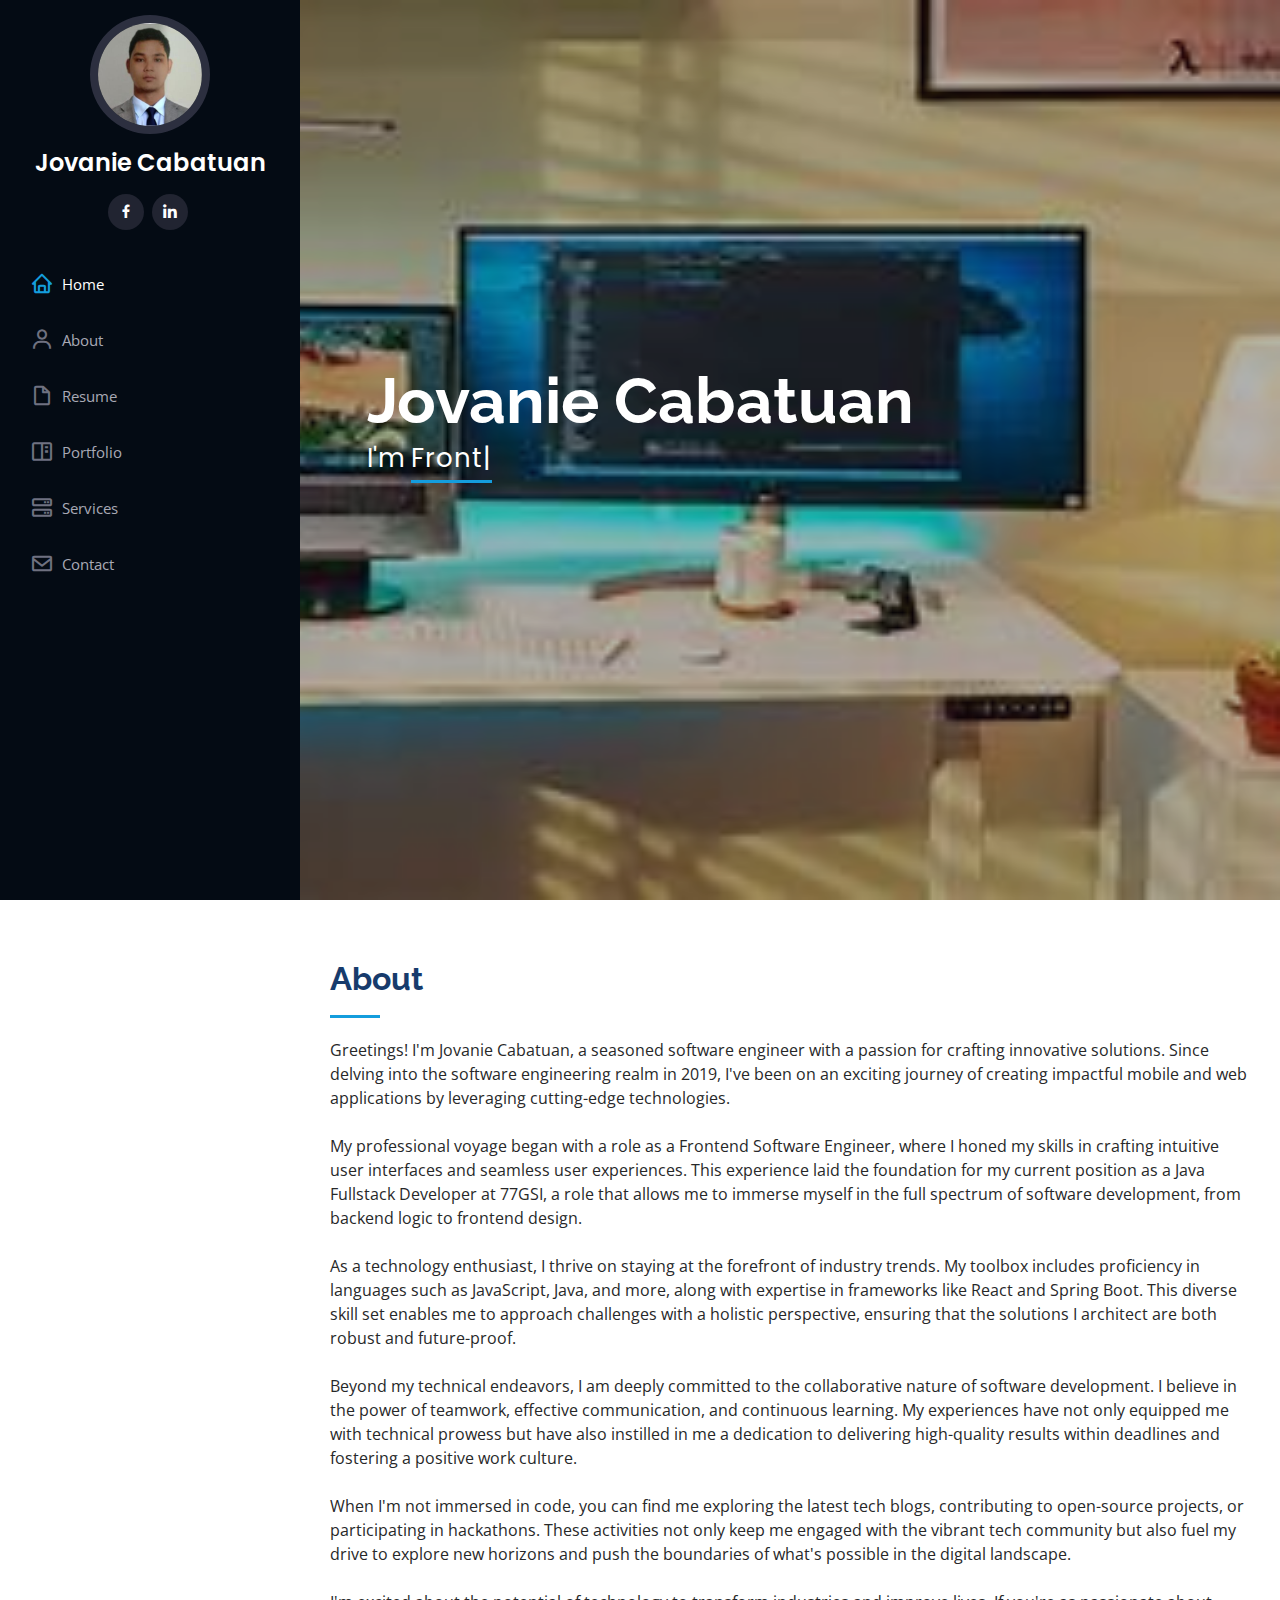
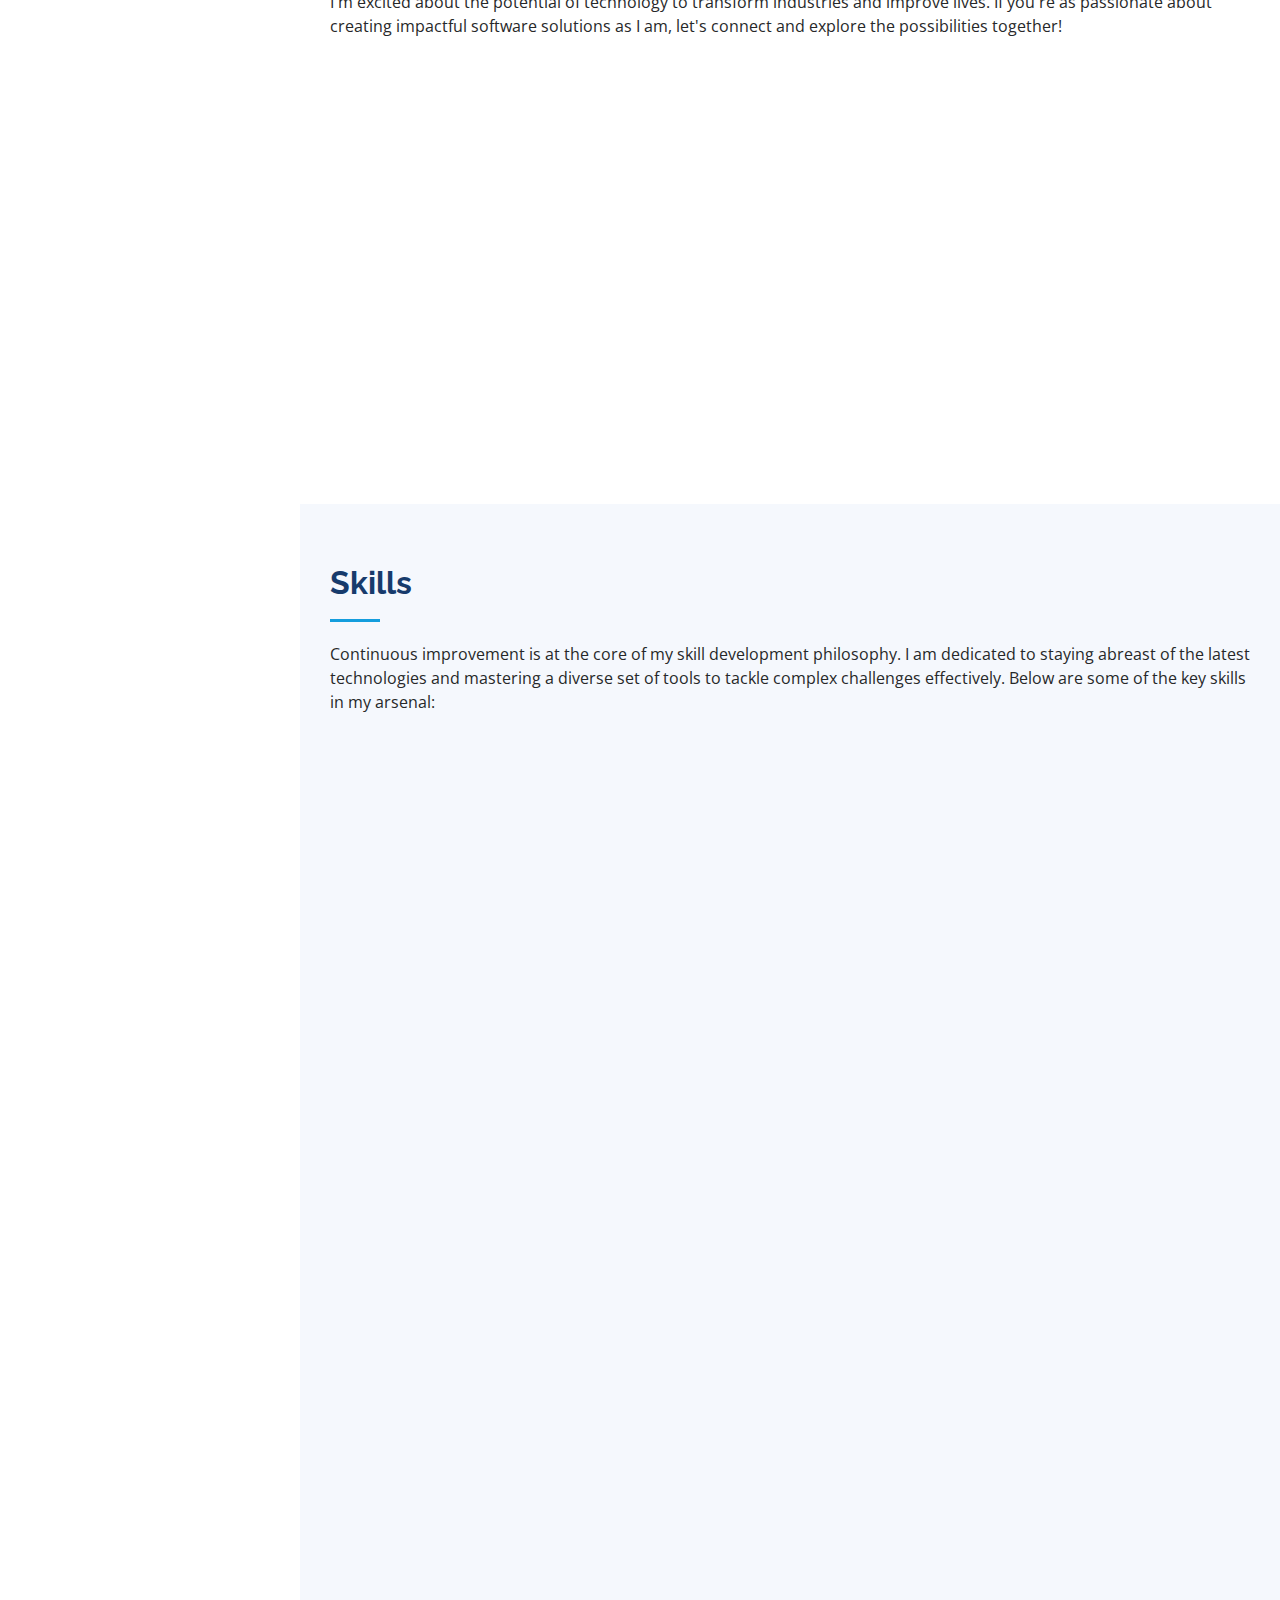
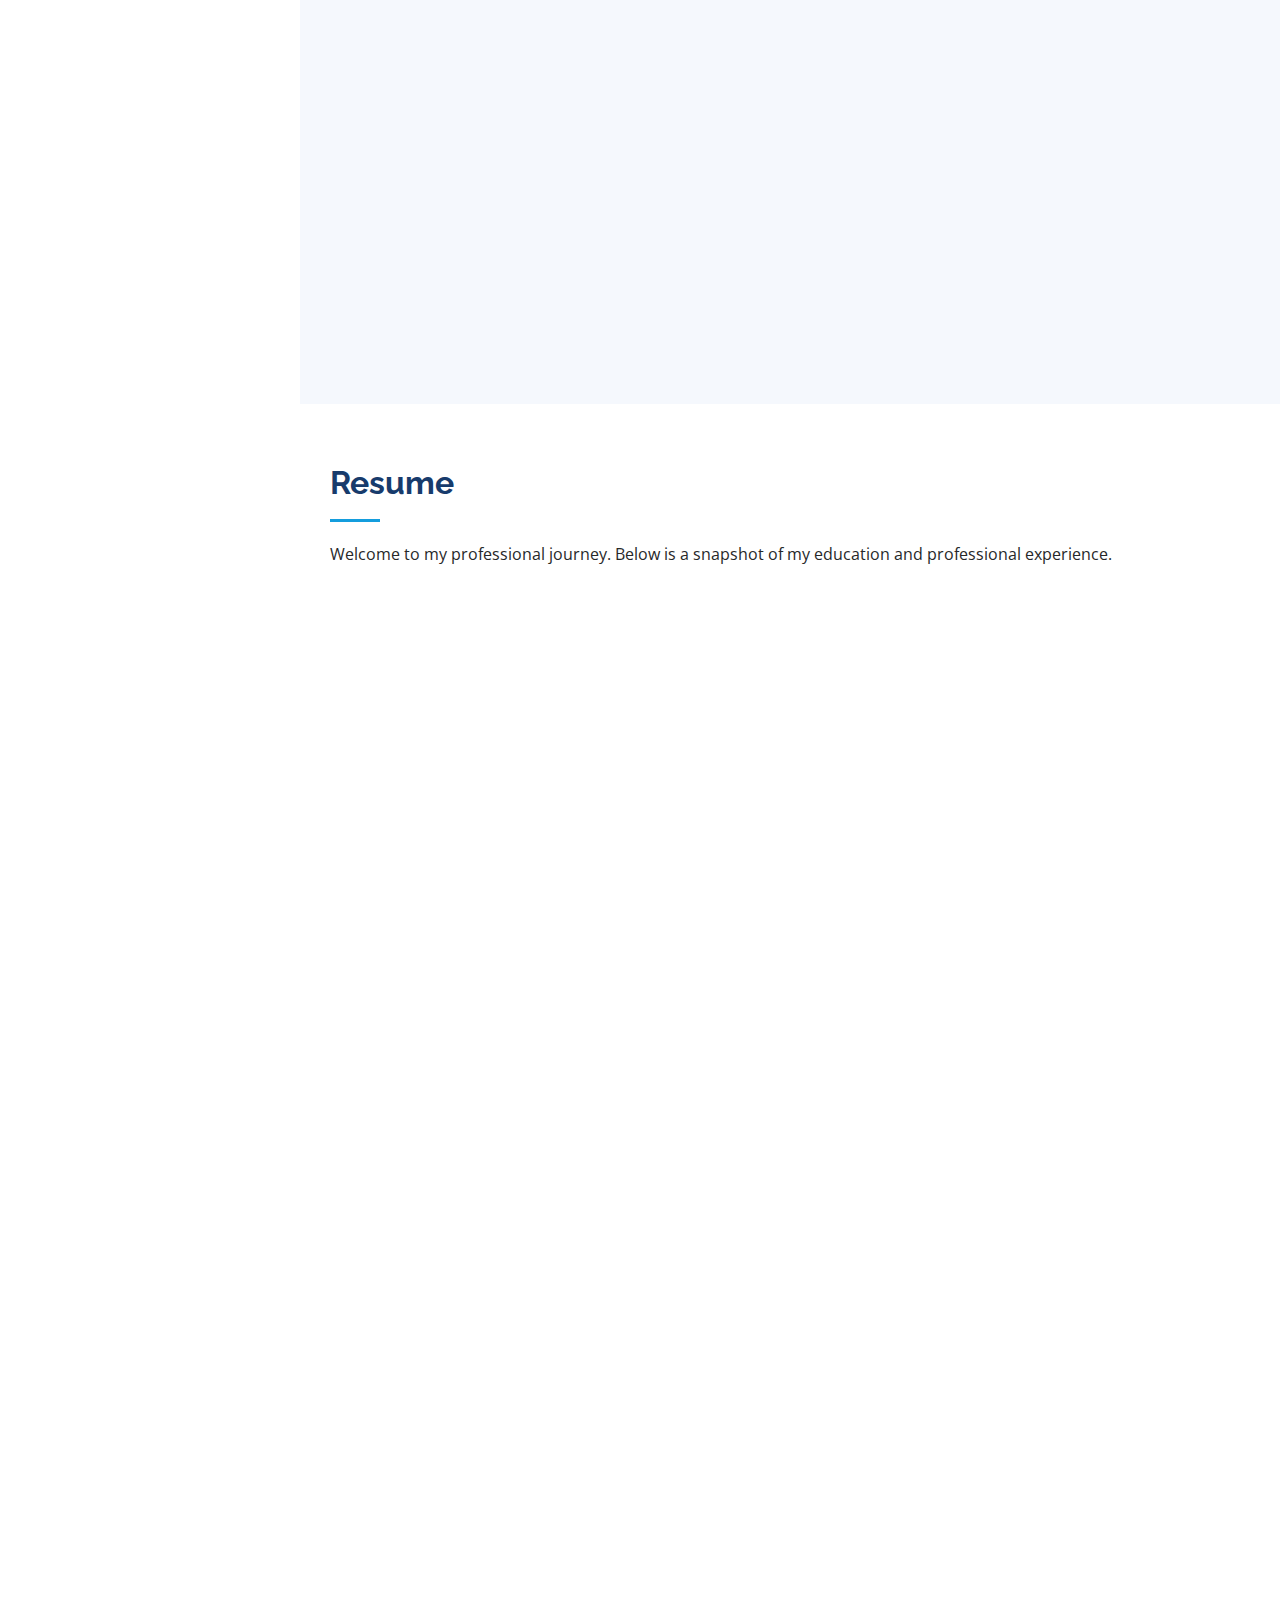
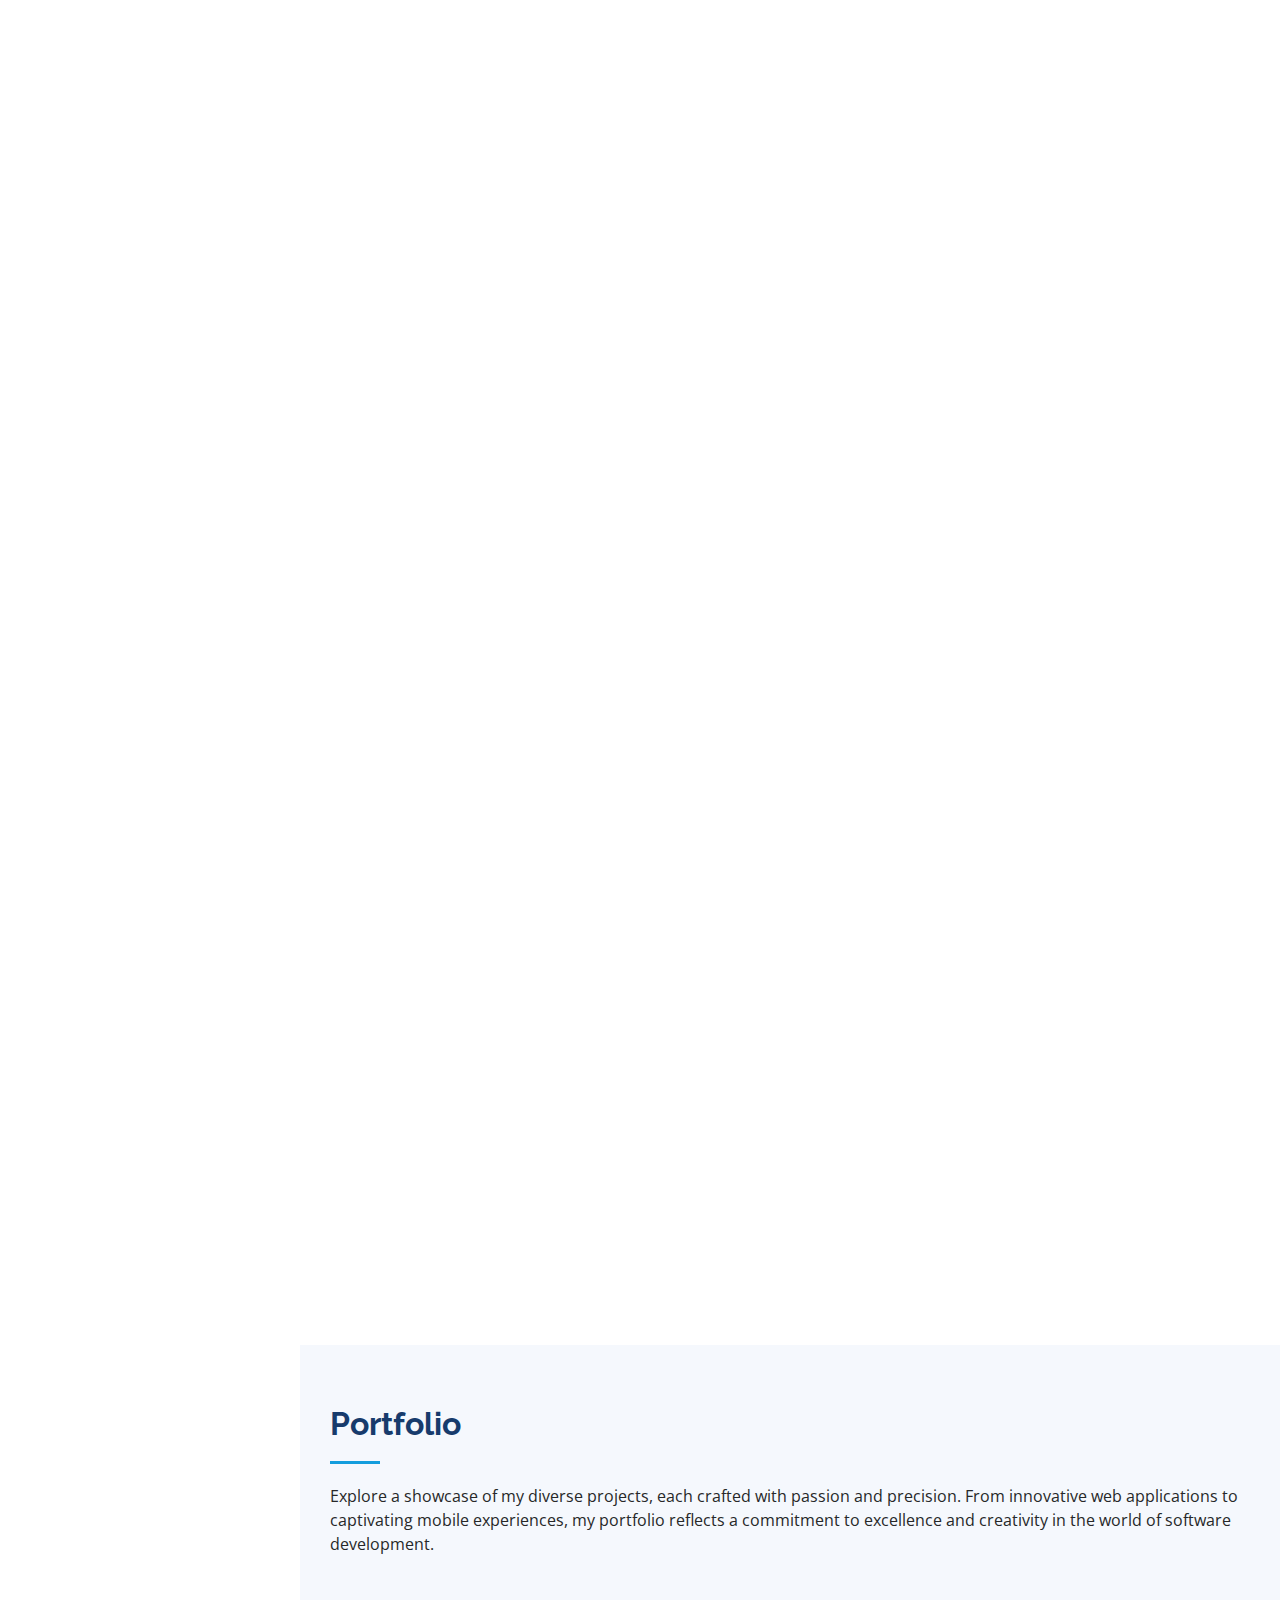
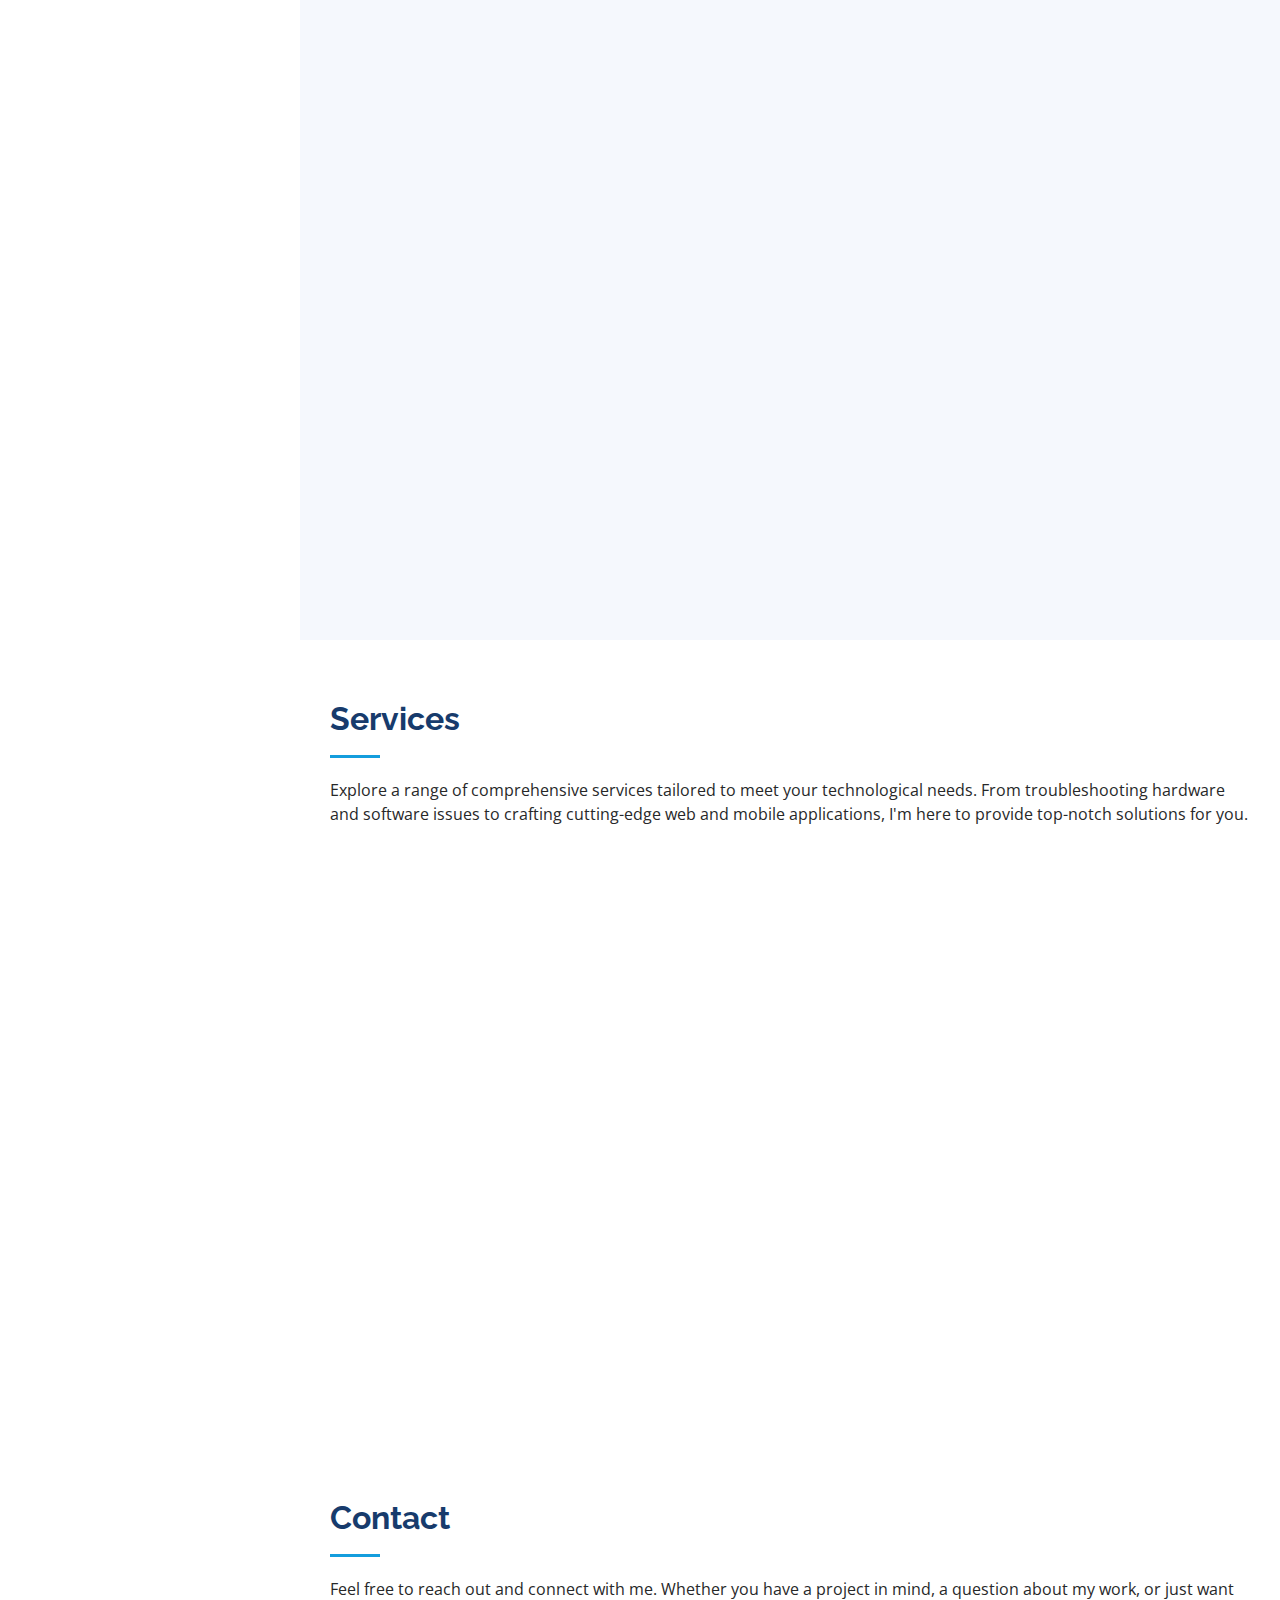
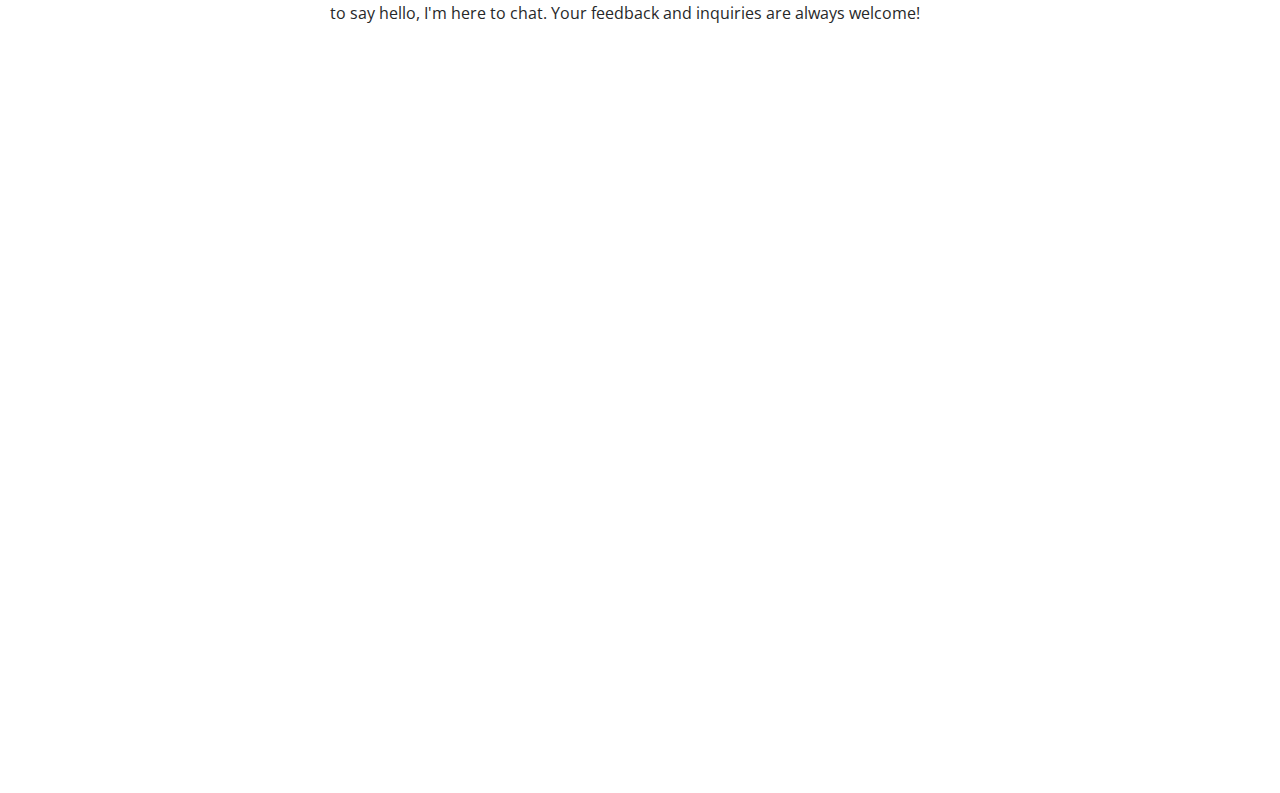
<file: index.html>
<!DOCTYPE html>
<html lang="en">

<head>
  <meta charset="utf-8">
  <meta content="width=device-width, initial-scale=1.0" name="viewport">

  <title>Jovanie Cabatuan Portfolio</title>
  <meta content="" name="description">
  <meta content="" name="keywords">

  <!-- Favicons -->
  <!-- <link href="assets/img/favicon.png" rel="icon"> -->
  <link href="assets/img/apple-touch-icon.png" rel="apple-touch-icon">

  <!-- Google Fonts -->
  <link href="https://fonts.googleapis.com/css?family=Open+Sans:300,300i,400,400i,600,600i,700,700i|Raleway:300,300i,400,400i,500,500i,600,600i,700,700i|Poppins:300,300i,400,400i,500,500i,600,600i,700,700i" rel="stylesheet">

  <!-- Vendor CSS Files -->
  <link href="assets/vendor/aos/aos.css" rel="stylesheet">
  <link href="assets/vendor/bootstrap/css/bootstrap.min.css" rel="stylesheet">
  <link href="assets/vendor/bootstrap-icons/bootstrap-icons.css" rel="stylesheet">
  <link href="assets/vendor/boxicons/css/boxicons.min.css" rel="stylesheet">
  <link href="assets/vendor/glightbox/css/glightbox.min.css" rel="stylesheet">
  <link href="assets/vendor/swiper/swiper-bundle.min.css" rel="stylesheet">

  <!-- Template Main CSS File -->
  <link href="assets/css/style.css" rel="stylesheet">

  <!-- =======================================================
  * Template Name: iPortfolio
  * Updated: Jul 27 2023 with Bootstrap v5.3.1
  * Template URL: https://bootstrapmade.com/iportfolio-bootstrap-portfolio-websites-template/
  * Author: BootstrapMade.com
  * License: https://bootstrapmade.com/license/
  ======================================================== -->
</head>

<body>

  <!-- ======= Mobile nav toggle button ======= -->
  <i class="bi bi-list mobile-nav-toggle d-xl-none"></i>

  <!-- ======= Header ======= -->
  <header id="header">
    <div class="d-flex flex-column">

      <div class="profile">
        <img src="assets/img/profile.jpg" alt="" class="img-fluid rounded-circle">
        <h1 class="text-light"><a href="index.html">Jovanie Cabatuan</a></h1>
        <div class="social-links mt-3 text-center">
          <a href="https://www.facebook.com/jhovanie.cabatuan" class="facebook"><i class="bx bxl-facebook"></i></a>
          <a href="https://www.linkedin.com/in/jhovanie-cabatuan-bba0a3192/" class="linkedin"><i class="bx bxl-linkedin"></i></a>
        </div>
      </div>

      <nav id="navbar" class="nav-menu navbar">
        <ul>
          <li><a href="#hero" class="nav-link scrollto active"><i class="bx bx-home"></i> <span>Home</span></a></li>
          <li><a href="#about" class="nav-link scrollto"><i class="bx bx-user"></i> <span>About</span></a></li>
          <li><a href="#resume" class="nav-link scrollto"><i class="bx bx-file-blank"></i> <span>Resume</span></a></li>
          <li><a href="#portfolio" class="nav-link scrollto"><i class="bx bx-book-content"></i> <span>Portfolio</span></a></li>
          <li><a href="#services" class="nav-link scrollto"><i class="bx bx-server"></i> <span>Services</span></a></li>
          <li><a href="#contact" class="nav-link scrollto"><i class="bx bx-envelope"></i> <span>Contact</span></a></li>
        </ul>
      </nav><!-- .nav-menu -->
    </div>
  </header><!-- End Header -->

  <!-- ======= Hero Section ======= -->
  <section id="hero" class="d-flex flex-column justify-content-center align-items-center">
    <div class="hero-container" data-aos="fade-in">
      <h1>Jovanie Cabatuan</h1>
      <p>I'm <span class="typed" data-typed-items="Frontend Software Engineer,Web Developer,Java Fullstack Developer, Fullstack Developer"></span></p>
    </div>
  </section><!-- End Hero -->

  <main id="main">

    <!-- ======= About Section ======= -->
    <section id="about" class="about">
      <div class="container">

        <div class="section-title">
          <h2>About</h2>
          <p>
            Greetings! I'm Jovanie Cabatuan, a seasoned software engineer with a passion for crafting innovative solutions. Since delving into the software engineering realm in 2019, I've been on an exciting journey of creating impactful mobile and web applications by leveraging cutting-edge technologies.
          </p>
          <br>
          <p>
            My professional voyage began with a role as a Frontend Software Engineer, where I honed my skills in crafting intuitive user interfaces and seamless user experiences. This experience laid the foundation for my current position as a Java Fullstack Developer at 77GSI, a role that allows me to immerse myself in the full spectrum of software development, from backend logic to frontend design.
          </p>
          <br>
          <p>
            As a technology enthusiast, I thrive on staying at the forefront of industry trends. My toolbox includes proficiency in languages such as JavaScript, Java, and more, along with expertise in frameworks like React and Spring Boot. This diverse skill set enables me to approach challenges with a holistic perspective, ensuring that the solutions I architect are both robust and future-proof.
          </p>
          <br>
          <p>
            Beyond my technical endeavors, I am deeply committed to the collaborative nature of software development. I believe in the power of teamwork, effective communication, and continuous learning. My experiences have not only equipped me with technical prowess but have also instilled in me a dedication to delivering high-quality results within deadlines and fostering a positive work culture.
          </p>
          <br>
          <p>
            When I'm not immersed in code, you can find me exploring the latest tech blogs, contributing to open-source projects, or participating in hackathons. These activities not only keep me engaged with the vibrant tech community but also fuel my drive to explore new horizons and push the boundaries of what's possible in the digital landscape.
          </p>
          <br>
          <p>
            I'm excited about the potential of technology to transform industries and improve lives. If you're as passionate about creating impactful software solutions as I am, let's connect and explore the possibilities together!
          </p>
          
        </div>

        <div class="row">
          <div class="col-lg-4" data-aos="fade-right">
            <img src="assets/img/profile.jpg" class="img-fluid" alt="">
          </div>
          <div class="col-lg-8 pt-4 pt-lg-0 content" data-aos="fade-left">
            <h3>Full Stack Developer</h3>
            <p class="fst-italic">
              Crafting seamless digital experiences and bringing ideas to life. Let's build something beautiful together!
            </p>
            <div class="row">
              <div class="col-lg-6">
                <ul>
                  <li><i class="bi bi-chevron-right"></i> <strong>Birthday:</strong> <span>17 May 1995</span></li>
                  <li><i class="bi bi-chevron-right"></i> <strong>Email:</strong> <span>jhovaniecabatuan@gmail.com</span></li>
                  <li><i class="bi bi-chevron-right"></i> <strong>Phone:</strong> <span>096 3129 7774</span></li>
                  <li><i class="bi bi-chevron-right"></i> <strong>Country:</strong> <span>Philippines</span></li>
                </ul>
              </div>
              <div class="col-lg-6">
                <ul>
                  <li><i class="bi bi-chevron-right"></i> <strong>Age:</strong> <span>28</span></li>
                  <li><i class="bi bi-chevron-right"></i> <strong>Degree:</strong> <span>Bachelors Degree</span></li>
                  <li><i class="bi bi-chevron-right"></i> <strong>Freelance:</strong> <span>Available</span></li>
                </ul>
              </div>
            </div>
            <p>
              Bringing creativity and functionality together, I'm dedicated to delivering user-centered designs and robust web solutions. With a keen eye for detail and a passion for innovation, I strive to create engaging digital experiences that resonate with users. Let's collaborate and turn your vision into reality!
            </p>
          </div>
        </div>

      </div>
    </section><!-- End About Section -->


    <!-- ======= Skills Section ======= -->
    <section id="skills" class="skills section-bg">
      <div class="container">

        <div class="section-title">
          <h2>Skills</h2>
          <p>Continuous improvement is at the core of my skill development philosophy. I am dedicated to staying abreast of the latest technologies and mastering a diverse set of tools to tackle complex challenges effectively. Below are some of the key skills in my arsenal:</p>
        </div>

        <div class="row skills-content">

          <div class="col-lg-6" data-aos="fade-up">

            <div class="progress">
              <span class="skill">HTML <i class="val">100%</i></span>
              <div class="progress-bar-wrap">
                <div class="progress-bar" role="progressbar" aria-valuenow="100" aria-valuemin="0" aria-valuemax="100"></div>
              </div>
            </div>

            <div class="progress">
              <span class="skill">CSS <i class="val">100%</i></span>
              <div class="progress-bar-wrap">
                <div class="progress-bar" role="progressbar" aria-valuenow="100" aria-valuemin="0" aria-valuemax="100"></div>
              </div>
            </div>

            <div class="progress">
              <span class="skill">SASS <i class="val">90%</i></span>
              <div class="progress-bar-wrap">
                <div class="progress-bar" role="progressbar" aria-valuenow="90" aria-valuemin="0" aria-valuemax="100"></div>
              </div>
            </div>

            <div class="progress">
              <span class="skill">JavaScript <i class="val">100%</i></span>
              <div class="progress-bar-wrap">
                <div class="progress-bar" role="progressbar" aria-valuenow="100" aria-valuemin="0" aria-valuemax="100"></div>
              </div>
            </div>
            <div class="progress">
              <span class="skill">TypeScript <i class="val">90%</i></span>
              <div class="progress-bar-wrap">
                <div class="progress-bar" role="progressbar" aria-valuenow="90" aria-valuemin="0" aria-valuemax="100"></div>
              </div>
            </div>
            <div class="progress">
              <span class="skill">React <i class="val">90%</i></span>
              <div class="progress-bar-wrap">
                <div class="progress-bar" role="progressbar" aria-valuenow="90" aria-valuemin="0" aria-valuemax="100"></div>
              </div>
            </div>
            <div class="progress">
              <span class="skill">Angular <i class="val">90%</i></span>
              <div class="progress-bar-wrap">
                <div class="progress-bar" role="progressbar" aria-valuenow="90" aria-valuemin="0" aria-valuemax="100"></div>
              </div>
            </div>

            <div class="progress">
              <span class="skill">NextJS <i class="val">90%</i></span>
              <div class="progress-bar-wrap">
                <div class="progress-bar" role="progressbar" aria-valuenow="90" aria-valuemin="0" aria-valuemax="100"></div>
              </div>
            </div>

            <div class="progress">
              <span class="skill">NuxtJS <i class="val">90%</i></span>
              <div class="progress-bar-wrap">
                <div class="progress-bar" role="progressbar" aria-valuenow="90" aria-valuemin="0" aria-valuemax="100"></div>
              </div>
            </div>

            <div class="progress">
              <span class="skill">VueJS <i class="val">90%</i></span>
              <div class="progress-bar-wrap">
                <div class="progress-bar" role="progressbar" aria-valuenow="90" aria-valuemin="0" aria-valuemax="100"></div>
              </div>
            </div>
            <div class="progress">
              <span class="skill">REDUX <i class="val">90%</i></span>
              <div class="progress-bar-wrap">
                <div class="progress-bar" role="progressbar" aria-valuenow="90" aria-valuemin="0" aria-valuemax="100"></div>
              </div>
            </div>
            <div class="progress">
              <span class="skill">NGRX <i class="val">90%</i></span>
              <div class="progress-bar-wrap">
                <div class="progress-bar" role="progressbar" aria-valuenow="90" aria-valuemin="0" aria-valuemax="100"></div>
              </div>
            </div>
            <div class="progress">
              <span class="skill">RXJS <i class="val">90%</i></span>
              <div class="progress-bar-wrap">
                <div class="progress-bar" role="progressbar" aria-valuenow="90" aria-valuemin="0" aria-valuemax="100"></div>
              </div>
            </div>
            <div class="progress">
              <span class="skill">PWA <i class="val">90%</i></span>
              <div class="progress-bar-wrap">
                <div class="progress-bar" role="progressbar" aria-valuenow="90" aria-valuemin="0" aria-valuemax="100"></div>
              </div>
            </div>
            <div class="progress">
              <span class="skill">REACTNATIVE <i class="val">90%</i></span>
              <div class="progress-bar-wrap">
                <div class="progress-bar" role="progressbar" aria-valuenow="90" aria-valuemin="0" aria-valuemax="100"></div>
              </div>
            </div>
            <div class="progress">
              <span class="skill">ASP .NET <i class="val">90%</i></span>
              <div class="progress-bar-wrap">
                <div class="progress-bar" role="progressbar" aria-valuenow="90" aria-valuemin="0" aria-valuemax="100"></div>
              </div>
            </div>
            <div class="progress">
              <span class="skill">ASP .NET MVC <i class="val">90%</i></span>
              <div class="progress-bar-wrap">
                <div class="progress-bar" role="progressbar" aria-valuenow="90" aria-valuemin="0" aria-valuemax="100"></div>
              </div>
            </div>
            <div class="progress">
              <span class="skill">ASP .NET CORE <i class="val">90%</i></span>
              <div class="progress-bar-wrap">
                <div class="progress-bar" role="progressbar" aria-valuenow="90" aria-valuemin="0" aria-valuemax="100"></div>
              </div>
            </div>
            <div class="progress">
              <span class="skill">ENTITY FRAMEWORK <i class="val">90%</i></span>
              <div class="progress-bar-wrap">
                <div class="progress-bar" role="progressbar" aria-valuenow="90" aria-valuemin="0" aria-valuemax="100"></div>
              </div>
            </div>
            <div class="progress">
              <span class="skill">C# <i class="val">90%</i></span>
              <div class="progress-bar-wrap">
                <div class="progress-bar" role="progressbar" aria-valuenow="90" aria-valuemin="0" aria-valuemax="100"></div>
              </div>
            </div>
          </div>

          <div class="col-lg-6" data-aos="fade-up" data-aos-delay="100">

            <div class="progress">
              <span class="skill">JAVA <i class="val">90%</i></span>
              <div class="progress-bar-wrap">
                <div class="progress-bar" role="progressbar" aria-valuenow="90" aria-valuemin="0" aria-valuemax="100"></div>
              </div>
            </div>

            <div class="progress">
              <span class="skill">Spring Framework<i class="val">90%</i></span>
              <div class="progress-bar-wrap">
                <div class="progress-bar" role="progressbar" aria-valuenow="90" aria-valuemin="0" aria-valuemax="100"></div>
              </div>
            </div>

            <div class="progress">
              <span class="skill">Spring Boot<i class="val">90%</i></span>
              <div class="progress-bar-wrap">
                <div class="progress-bar" role="progressbar" aria-valuenow="90" aria-valuemin="0" aria-valuemax="100"></div>
              </div>
            </div>

            <div class="progress">
              <span class="skill">Hibernate<i class="val">80%</i></span>
              <div class="progress-bar-wrap">
                <div class="progress-bar" role="progressbar" aria-valuenow="80" aria-valuemin="0" aria-valuemax="100"></div>
              </div>
            </div>

            <div class="progress">
              <span class="skill">JDBC<i class="val">80%</i></span>
              <div class="progress-bar-wrap">
                <div class="progress-bar" role="progressbar" aria-valuenow="80" aria-valuemin="0" aria-valuemax="100"></div>
              </div>
            </div>

            <div class="progress">
              <span class="skill">GIT <i class="val">100%</i></span>
              <div class="progress-bar-wrap">
                <div class="progress-bar" role="progressbar" aria-valuenow="100" aria-valuemin="0" aria-valuemax="100"></div>
              </div>
            </div>

            <div class="progress">
              <span class="skill">CI/CD Tools <i class="val">90%</i></span>
              <div class="progress-bar-wrap">
                <div class="progress-bar" role="progressbar" aria-valuenow="90" aria-valuemin="0" aria-valuemax="100"></div>
              </div>
            </div>

            <div class="progress">
              <span class="skill">Apache Kafka <i class="val">70%</i></span>
              <div class="progress-bar-wrap">
                <div class="progress-bar" role="progressbar" aria-valuenow="70" aria-valuemin="0" aria-valuemax="100"></div>
              </div>
            </div>

            <div class="progress">
              <span class="skill">RabbitMQ <i class="val">70%</i></span>
              <div class="progress-bar-wrap">
                <div class="progress-bar" role="progressbar" aria-valuenow="70" aria-valuemin="0" aria-valuemax="100"></div>
              </div>
            </div>

            <div class="progress">
              <span class="skill">PostgreSQL <i class="val">90%</i></span>
              <div class="progress-bar-wrap">
                <div class="progress-bar" role="progressbar" aria-valuenow="90" aria-valuemin="0" aria-valuemax="100"></div>
              </div>
            </div>

            <div class="progress">
              <span class="skill">MSSQL <i class="val">90%</i></span>
              <div class="progress-bar-wrap">
                <div class="progress-bar" role="progressbar" aria-valuenow="90" aria-valuemin="0" aria-valuemax="100"></div>
              </div>
            </div>
            <div class="progress">
              <span class="skill">Mariadb <i class="val">90%</i></span>
              <div class="progress-bar-wrap">
                <div class="progress-bar" role="progressbar" aria-valuenow="90" aria-valuemin="0" aria-valuemax="100"></div>
              </div>
            </div>
            <div class="progress">
              <span class="skill">MYSQL <i class="val">90%</i></span>
              <div class="progress-bar-wrap">
                <div class="progress-bar" role="progressbar" aria-valuenow="90" aria-valuemin="0" aria-valuemax="100"></div>
              </div>
            </div>
            <div class="progress">
              <span class="skill">ORACLE SQL <i class="val">90%</i></span>
              <div class="progress-bar-wrap">
                <div class="progress-bar" role="progressbar" aria-valuenow="90" aria-valuemin="0" aria-valuemax="100"></div>
              </div>
            </div>
            <div class="progress">
              <span class="skill">Spring Security <i class="val">90%</i></span>
              <div class="progress-bar-wrap">
                <div class="progress-bar" role="progressbar" aria-valuenow="90" aria-valuemin="0" aria-valuemax="100"></div>
              </div>
            </div>

            <div class="progress">
              <span class="skill">OAUTH2 <i class="val">90%</i></span>
              <div class="progress-bar-wrap">
                <div class="progress-bar" role="progressbar" aria-valuenow="90" aria-valuemin="0" aria-valuemax="100"></div>
              </div>
            </div>

            <div class="progress">
              <span class="skill">MICROSERVICE <i class="val">90%</i></span>
              <div class="progress-bar-wrap">
                <div class="progress-bar" role="progressbar" aria-valuenow="90" aria-valuemin="0" aria-valuemax="100"></div>
              </div>
            </div>
            <div class="progress">
              <span class="skill">WEBSERVICE <i class="val">90%</i></span>
              <div class="progress-bar-wrap">
                <div class="progress-bar" role="progressbar" aria-valuenow="90" aria-valuemin="0" aria-valuemax="100"></div>
              </div>
            </div>
            <div class="progress">
              <span class="skill">REST API <i class="val">100%</i></span>
              <div class="progress-bar-wrap">
                <div class="progress-bar" role="progressbar" aria-valuenow="100" aria-valuemin="0" aria-valuemax="100"></div>
              </div>
            </div>
            <div class="progress">
              <span class="skill">SOAP API <i class="val">90%</i></span>
              <div class="progress-bar-wrap">
                <div class="progress-bar" role="progressbar" aria-valuenow="90" aria-valuemin="0" aria-valuemax="100"></div>
              </div>
            </div>
            
            
            
            
            
            

          </div>

        </div>

      </div>
    </section><!-- End Skills Section -->

    

    <section id="resume" class="resume">
      <div class="container">
    
        <div class="section-title">
          <h2>Resume</h2>
          <p>Welcome to my professional journey. Below is a snapshot of my education and professional experience.</p>
        </div>
    
        <div class="row">
          <div class="col-lg-6" data-aos="fade-up">
            <h3 class="resume-title">Summary</h3>
            <div class="resume-item pb-0">
              <h4>Jovanie M. Cabatuan</h4>
              <p><em>Enthusiastic and dedicated software engineer with a passion for creating innovative solutions. Experienced in developing web and mobile applications using cutting-edge technologies. A collaborative team player committed to delivering high-quality results and continuously expanding skills in the dynamic field of software engineering.</em></p>

              <ul>
                <li>Location: Catbalogan Samar Philippines</li>
                <li>Phone: (0963) 129-7774</li>
                <li>Email: jhovaniecabatuan@gmail.com</li>
              </ul>
            </div>
    
            <h3 class="resume-title">Education</h3>
            <div class="resume-item">
              <h4>Bachelor of Science in Information Technology</h4>
              <h5>2017 - 2021</h5>
              <p><em>Samar State University</em></p>
              <p>Cum Laude</p>
            </div>
            <!-- <div class="resume-item">
              <h4>Bachelor of [Your Degree] in [Your Major]</h4>
              <h5>Year Started - Year Completed</h5>
              <p><em>[University Name, City, State]</em></p>
              <p>[Any additional details about your education]</p>
            </div> -->
          </div>
    
          <div class="col-lg-6" data-aos="fade-up" data-aos-delay="100">
            <h3 class="resume-title">Professional Experience</h3>
            <div class="resume-item">
              <h4>Frontend Software Engineer</h4>
              <h5>Oct 2021 - Jan 2022</h5>
              <p><em>TwistResources, Pampanga</em></p>
              <ul>
                <li>Contributed as a Frontend Software Engineer to the development of "Rentrabbit," an innovative platform for managing rental properties.</li>
                <li>Utilized Nuxt.js, a powerful Vue.js framework, to build scalable and performant frontend applications.</li>
                <li>Implemented dynamic data fetching and API interactions using Axios, ensuring seamless communication with the backend services.</li>
                <li>Employed Pug (formerly Jade) as a templating engine to streamline HTML markup, enhancing code readability and maintainability.</li>
                <li>Collaborated with cross-functional teams to implement user-friendly interfaces and enhance the overall user experience.</li>
                <!-- Add more specific achievements or projects -->
                <li>Participated in code reviews, providing constructive feedback to maintain code quality and adherence to best practices.</li>
                <li>Collaborated with backend developers to integrate frontend components seamlessly with the overall system architecture.</li>
                
              </ul>
            </div>
            <div class="resume-item">
              <h4>Frontend Software Engineer</h4>
              <h5>Feb 2022 - Apr 2022</h5>
              <p><em>Mobile Group Inc, Makati (remote)</em></p>
              <ul>
                <li>Played a key role as a Frontend Software Engineer in the development of an online ticketing system for cinema chains, including Vistas Cinema and Robinson Cinema.</li>
                <li>Collaborated closely with the backend development team using ASP.NET MVC to ensure seamless integration of frontend and backend components.</li>
                <li>Utilized HTML, jQuery, CSS, and JavaScript to create dynamic and responsive user interfaces for the online ticketing platform.</li>
                <li>Implemented features to enhance the user experience, such as seat selection, booking confirmation, and user account management.</li>
                <li>Worked on optimizing the platform for performance, ensuring fast load times and a smooth ticket booking process.</li>
                
              </ul>
            </div>

            <div class="resume-item">
              <h4>Java Full Stack Developer</h4>
              <h5>May 2022 - Present</h5>
              <p><em>Seven Seven Global Services Inc</em></p>
              <ul>
                <li>As a Java Full Stack Developer, actively contribute to the end-to-end development of robust and scalable web applications.</li>
                <li>Collaborate with cross-functional teams, including backend developers, to design and implement efficient and secure APIs using Java and Spring Boot.</li>
                <li>Utilize modern frontend technologies, such as React.js, to create responsive and dynamic user interfaces.</li>
                <li>Implement RESTful services and integrate them with frontend components for seamless data flow and optimal user experience.</li>
                <li>Participate in agile development methodologies, attending sprint planning, daily stand-ups, and sprint reviews to ensure project milestones are met.</li>
                <li>Contribute to the design and architecture of the applications, ensuring scalability, performance, and maintainability.</li>
                <li>Work on optimizing database queries and overall system performance for optimal efficiency.</li>
                <li>Collaborate with UI/UX designers to implement visually appealing and intuitive user interfaces.</li>
                <li>Conduct code reviews, provide constructive feedback, and adhere to coding standards to maintain code quality.</li>
                <li>Troubleshoot and debug issues, ensuring timely resolution to minimize impact on project timelines.</li>
                <li>Stay updated on industry trends and emerging technologies, incorporating new tools and practices into the development process.</li>
              </ul>
            </div>
            
            
        </div>
    
      </div>
    </section><!-- End Resume Section -->

    <!-- ======= Portfolio Section ======= -->
    <section id="portfolio" class="portfolio section-bg">
      <div class="container">

        <div class="section-title">
          <h2>Portfolio</h2>
          <p>Explore a showcase of my diverse projects, each crafted with passion and precision. From innovative web applications to captivating mobile experiences, my portfolio reflects a commitment to excellence and creativity in the world of software development.</p>
        </div>
        

        <div class="row" data-aos="fade-up">
          <div class="col-lg-12 d-flex justify-content-center">
            <ul id="portfolio-flters">
              <li data-filter="*" class="filter-active">All</li>
              <!-- <li data-filter=".filter-app">App</li>
              <li data-filter=".filter-card">Card</li>
              <li data-filter=".filter-web">Web</li> -->
            </ul>
          </div>
        </div>

        <div class="row portfolio-container" data-aos="fade-up" data-aos-delay="100">
          <div class="col-lg-4 col-md-6 portfolio-item filter-web">
            <div class="portfolio-wrap">
              <img src="assets/img/robinson.png" class="img-fluid" alt="" height="350">
              <div class="portfolio-links">
                <a href="assets/img/robinson.png" data-gallery="portfolioGallery" class="portfolio-lightbox" title="Web 3"><i class="bx bx-plus"></i></a>
                <a href="https://www.robinsonsmovieworld.com/" title="More Details"><i class="bx bx-link"></i></a>
              </div>
            </div>
          </div>

          <div class="col-lg-4 col-md-6 portfolio-item filter-app">
            <div class="portfolio-wrap">
              <img src="assets/img/rentrabbit.png" class="img-fluid" alt="" height="350">
              <div class="portfolio-links">
                <a href="assets/img/rentrabbit.png" data-gallery="portfolioGallery" class="portfolio-lightbox" title="App 1"><i class="bx bx-plus"></i></a>
                <a href="https://rentrabbit.com.au" title="More Details"><i class="bx bx-link"></i></a>
              </div>
            </div>
          </div>

          

          <div class="col-lg-4 col-md-6 portfolio-item filter-app">
            <div class="portfolio-wrap">
              <img src="assets/img/vista.png" class="img-fluid" alt="" height="350">
              <div class="portfolio-links">
                <a href="assets/img/vista.png" data-gallery="portfolioGallery" class="portfolio-lightbox" title="App 2"><i class="bx bx-plus"></i></a>
                <a href="https://www.vistacinemas.com.ph/" title="More Details"><i class="bx bx-link"></i></a>
              </div>
            </div>
          </div>

          <div class="col-lg-4 col-md-6 portfolio-item filter-app">
            <div class="portfolio-wrap">
              <img src="assets/img/cdm.png" class="img-fluid" alt="" height="350">
              <div class="portfolio-links">
                <a href="assets/img/cdm.png" data-gallery="portfolioGallery" class="portfolio-lightbox" title="App 2"><i class="bx bx-plus"></i></a>
                <a href="https://77Cdm.com.ph/" title="More Details"><i class="bx bx-link"></i></a>
              </div>
            </div>
          </div>

          <div class="col-lg-4 col-md-6 portfolio-item filter-app">
            <div class="portfolio-wrap">
              <img src="assets/img/pms.png" class="img-fluid" alt="" height="350">
              <div class="portfolio-links">
                <a href="assets/img/pms.png" data-gallery="portfolioGallery" class="portfolio-lightbox" title="App 2"><i class="bx bx-plus"></i></a>
                <a href="https://pms.ph/" title="More Details"><i class="bx bx-link"></i></a>
              </div>
            </div>
          </div>
          <div class="col-lg-4 col-md-6 portfolio-item filter-app">
            <div class="portfolio-wrap">
              <img src="assets/img/chat-app.png" class="img-fluid" alt="" height="350">
              <div class="portfolio-links">
                <a href="assets/img/chat-app.png" data-gallery="portfolioGallery" class="portfolio-lightbox" title="App 2"><i class="bx bx-plus"></i></a>
                <a href="https://77chat-service.com/" title="More Details"><i class="bx bx-link"></i></a>
              </div>
            </div>
          </div>
          <div class="col-lg-4 col-md-6 portfolio-item filter-app">
            <div class="portfolio-wrap">
              <img src="assets/img/unishop.png" class="img-fluid" alt="" height="350">
              <div class="portfolio-links">
                <a href="assets/img/unishop.png" data-gallery="portfolioGallery" class="portfolio-lightbox" title="App 2"><i class="bx bx-plus"></i></a>
                <a href="#" title="More Details"><i class="bx bx-link"></i></a>
              </div>
            </div>
          </div>

          <!-- <div class="col-lg-4 col-md-6 portfolio-item filter-card">
            <div class="portfolio-wrap">
              <img src="assets/img/portfolio/portfolio-4.jpg" class="img-fluid" alt="">
              <div class="portfolio-links">
                <a href="assets/img/portfolio/portfolio-4.jpg" data-gallery="portfolioGallery" class="portfolio-lightbox" title="Card 2"><i class="bx bx-plus"></i></a>
                <a href="portfolio-details.html" title="More Details"><i class="bx bx-link"></i></a>
              </div>
            </div>
          </div>

          <div class="col-lg-4 col-md-6 portfolio-item filter-web">
            <div class="portfolio-wrap">
              <img src="assets/img/portfolio/portfolio-5.jpg" class="img-fluid" alt="">
              <div class="portfolio-links">
                <a href="assets/img/portfolio/portfolio-5.jpg" data-gallery="portfolioGallery" class="portfolio-lightbox" title="Web 2"><i class="bx bx-plus"></i></a>
                <a href="portfolio-details.html" title="More Details"><i class="bx bx-link"></i></a>
              </div>
            </div>
          </div>

          <div class="col-lg-4 col-md-6 portfolio-item filter-app">
            <div class="portfolio-wrap">
              <img src="assets/img/portfolio/portfolio-6.jpg" class="img-fluid" alt="">
              <div class="portfolio-links">
                <a href="assets/img/portfolio/portfolio-6.jpg" data-gallery="portfolioGallery" class="portfolio-lightbox" title="App 3"><i class="bx bx-plus"></i></a>
                <a href="portfolio-details.html" title="More Details"><i class="bx bx-link"></i></a>
              </div>
            </div>
          </div>

          <div class="col-lg-4 col-md-6 portfolio-item filter-card">
            <div class="portfolio-wrap">
              <img src="assets/img/portfolio/portfolio-7.jpg" class="img-fluid" alt="">
              <div class="portfolio-links">
                <a href="assets/img/portfolio/portfolio-7.jpg" data-gallery="portfolioGallery" class="portfolio-lightbox" title="Card 1"><i class="bx bx-plus"></i></a>
                <a href="portfolio-details.html" title="More Details"><i class="bx bx-link"></i></a>
              </div>
            </div>
          </div>

          <div class="col-lg-4 col-md-6 portfolio-item filter-card">
            <div class="portfolio-wrap">
              <img src="assets/img/portfolio/portfolio-8.jpg" class="img-fluid" alt="">
              <div class="portfolio-links">
                <a href="assets/img/portfolio/portfolio-8.jpg" data-gallery="portfolioGallery" class="portfolio-lightbox" title="Card 3"><i class="bx bx-plus"></i></a>
                <a href="portfolio-details.html" title="More Details"><i class="bx bx-link"></i></a>
              </div>
            </div>
          </div>

          <div class="col-lg-4 col-md-6 portfolio-item filter-web">
            <div class="portfolio-wrap">
              <img src="assets/img/portfolio/portfolio-9.jpg" class="img-fluid" alt="">
              <div class="portfolio-links">
                <a href="assets/img/portfolio/portfolio-9.jpg" data-gallery="portfolioGallery" class="portfolio-lightbox" title="Web 3"><i class="bx bx-plus"></i></a>
                <a href="portfolio-details.html" title="More Details"><i class="bx bx-link"></i></a>
              </div>
            </div>
          </div> -->

        </div>

      </div>
    </section><!-- End Portfolio Section -->

    <!-- ======= Services Section ======= -->
    <section id="services" class="services">
      <div class="container">
    
        <div class="section-title">
          <h2>Services</h2>
          <p>Explore a range of comprehensive services tailored to meet your technological needs. From troubleshooting hardware and software issues to crafting cutting-edge web and mobile applications, I'm here to provide top-notch solutions for you.</p>
        </div>
    
        <div class="row">
          <div class="col-lg-4 col-md-6 icon-box" data-aos="fade-up">
            <div class="icon"><i class="bi bi-briefcase"></i></div>
            <h4 class="title"><a href="">Hardware Troubleshooting</a></h4>
            <p class="description">Diagnose and resolve hardware issues to ensure optimal performance and reliability.</p>
          </div>
          <div class="col-lg-4 col-md-6 icon-box" data-aos="fade-up" data-aos-delay="100">
            <div class="icon"><i class="bi bi-card-checklist"></i></div>
            <h4 class="title"><a href="">Software Troubleshooting</a></h4>
            <p class="description">Identify and address software-related challenges to enhance system functionality.</p>
          </div>
          <div class="col-lg-4 col-md-6 icon-box" data-aos="fade-up" data-aos-delay="200">
            <div class="icon"><i class="bi bi-bar-chart"></i></div>
            <h4 class="title"><a href="">OS Installation</a></h4>
            <p class="description">Expertly install and configure operating systems for seamless device functionality.</p>
          </div>
          <div class="col-lg-4 col-md-6 icon-box" data-aos="fade-up" data-aos-delay="300">
            <div class="icon"><i class="bi bi-binoculars"></i></div>
            <h4 class="title"><a href="">Networking</a></h4>
            <p class="description">Design and optimize network solutions to enhance connectivity and performance.</p>
          </div>
          <div class="col-lg-4 col-md-6 icon-box" data-aos="fade-up" data-aos-delay="400">
            <div class="icon"><i class="bi bi-brightness-high"></i></div>
            <h4 class="title"><a href="">Mobile Application Development</a></h4>
            <p class="description">Create innovative and user-friendly mobile applications to meet your business needs.</p>
          </div>
          <div class="col-lg-4 col-md-6 icon-box" data-aos="fade-up" data-aos-delay="500">
            <div class="icon"><i class="bi bi-calendar4-week"></i></div>
            <h4 class="title"><a href="">Web Development</a></h4>
            <p class="description">Craft dynamic and responsive websites for a compelling online presence.</p>
          </div>
          <div class="col-lg-4 col-md-6 icon-box" data-aos="fade-up" data-aos-delay="600">
            <div class="icon"><i class="bi bi-laptop"></i></div>
            <h4 class="title"><a href="">Desktop Application Development</a></h4>
            <p class="description">Build robust desktop applications tailored to your specific requirements.</p>
          </div>
        </div>
    
      </div>
    </section>
    <section id="contact" class="contact">
      <div class="container">

        <div class="section-title">
          <h2>Contact</h2>
          <p>Feel free to reach out and connect with me. Whether you have a project in mind, a question about my work, or just want to say hello, I'm here to chat. Your feedback and inquiries are always welcome!</p>
        </div>
        

        <div class="row" data-aos="fade-in">

          <div class="col-12 d-flex align-items-stretch">
            <div class="info">
              <div class="address">
                <i class="bi bi-geo-alt"></i>
                <h4>Location:</h4>
                <p>Catbalogan Samar, Philippines</p>
              </div>

              <div class="email">
                <i class="bi bi-envelope"></i>
                <h4>Email:</h4>
                <p>jhovaniecabatuan@gmail.com</p>
              </div>

              <div class="phone">
                <i class="bi bi-phone"></i>
                <h4>Call:</h4>
                <p>09631297774/09265045506</p>
              </div>

              <iframe src="https://www.google.com/maps/@11.7728289,124.8877347,507m/data=!3m1!1e3?entry=ttu" frameborder="0" style="border:0; width: 100%; height: 290px;" allowfullscreen></iframe>
            </div>

          </div>
        </div>

      </div>
    </section><!-- End Contact Section -->

  </main><!-- End #main -->
  <a href="#" class="back-to-top d-flex align-items-center justify-content-center"><i class="bi bi-arrow-up-short"></i></a>

  <!-- Vendor JS Files -->
  <script src="assets/vendor/purecounter/purecounter_vanilla.js"></script>
  <script src="assets/vendor/aos/aos.js"></script>
  <script src="assets/vendor/bootstrap/js/bootstrap.bundle.min.js"></script>
  <script src="assets/vendor/glightbox/js/glightbox.min.js"></script>
  <script src="assets/vendor/isotope-layout/isotope.pkgd.min.js"></script>
  <script src="assets/vendor/swiper/swiper-bundle.min.js"></script>
  <script src="assets/vendor/typed.js/typed.umd.js"></script>
  <script src="assets/vendor/waypoints/noframework.waypoints.js"></script>
  <script src="assets/vendor/php-email-form/validate.js"></script>

  <!-- Template Main JS File -->
  <script src="assets/js/main.js"></script>

</body>

</html>
</file>
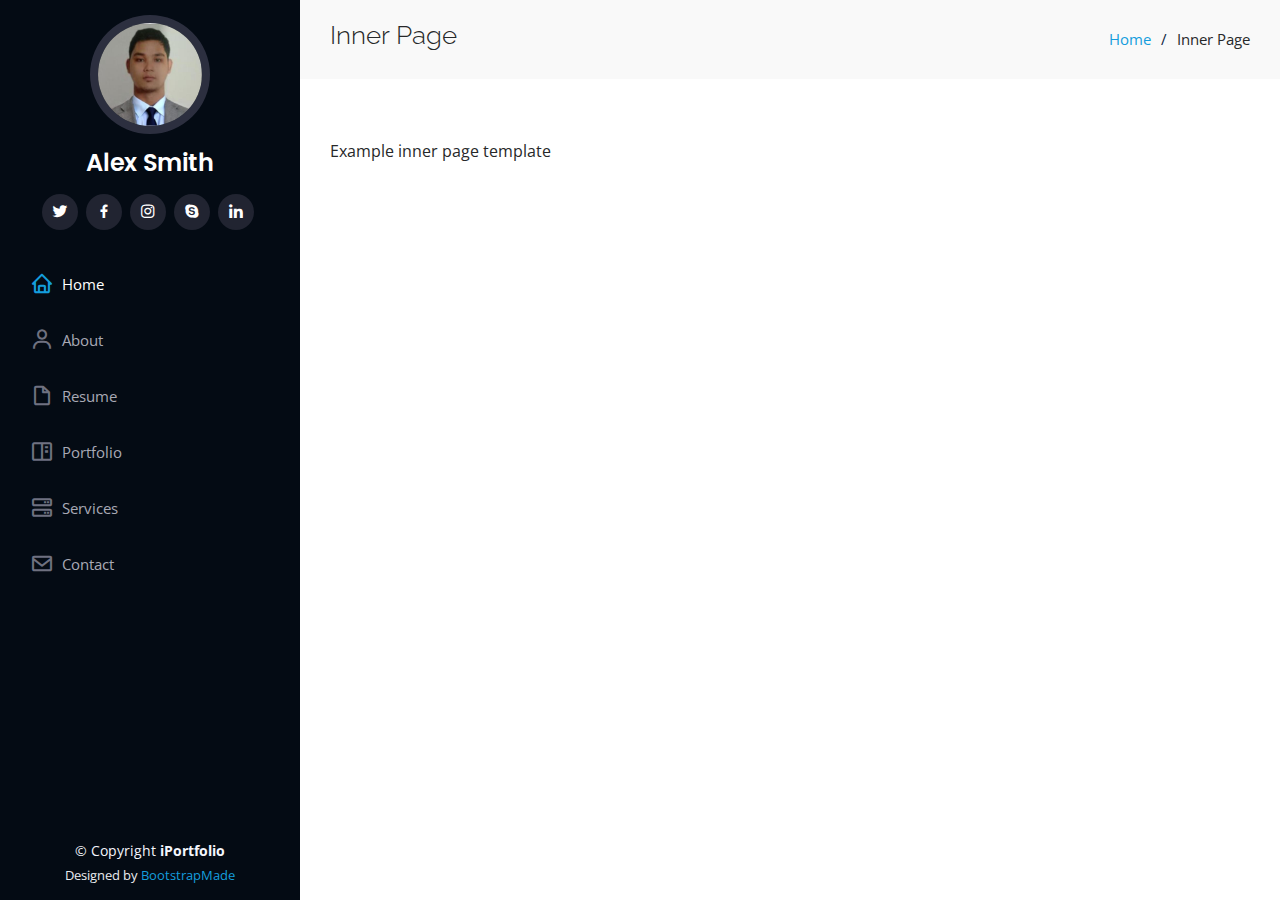
<file: inner-page.html>
<!DOCTYPE html>
<html lang="en">

<head>
  <meta charset="utf-8">
  <meta content="width=device-width, initial-scale=1.0" name="viewport">

  <title>Inner Page - iPortfolio Bootstrap Template</title>
  <meta content="" name="description">
  <meta content="" name="keywords">

  <!-- Favicons -->
  <link href="assets/img/favicon.png" rel="icon">
  <link href="assets/img/apple-touch-icon.png" rel="apple-touch-icon">

  <!-- Google Fonts -->
  <link href="https://fonts.googleapis.com/css?family=Open+Sans:300,300i,400,400i,600,600i,700,700i|Raleway:300,300i,400,400i,500,500i,600,600i,700,700i|Poppins:300,300i,400,400i,500,500i,600,600i,700,700i" rel="stylesheet">

  <!-- Vendor CSS Files -->
  <link href="assets/vendor/aos/aos.css" rel="stylesheet">
  <link href="assets/vendor/bootstrap/css/bootstrap.min.css" rel="stylesheet">
  <link href="assets/vendor/bootstrap-icons/bootstrap-icons.css" rel="stylesheet">
  <link href="assets/vendor/boxicons/css/boxicons.min.css" rel="stylesheet">
  <link href="assets/vendor/glightbox/css/glightbox.min.css" rel="stylesheet">
  <link href="assets/vendor/swiper/swiper-bundle.min.css" rel="stylesheet">

  <!-- Template Main CSS File -->
  <link href="assets/css/style.css" rel="stylesheet">

  <!-- =======================================================
  * Template Name: iPortfolio
  * Updated: Jul 27 2023 with Bootstrap v5.3.1
  * Template URL: https://bootstrapmade.com/iportfolio-bootstrap-portfolio-websites-template/
  * Author: BootstrapMade.com
  * License: https://bootstrapmade.com/license/
  ======================================================== -->
</head>

<body>

  <!-- ======= Mobile nav toggle button ======= -->
  <i class="bi bi-list mobile-nav-toggle d-xl-none"></i>

  <!-- ======= Header ======= -->
  <header id="header">
    <div class="d-flex flex-column">

      <div class="profile">
        <img src="assets/img/profile.jpg" alt="" class="img-fluid rounded-circle">
        <h1 class="text-light"><a href="index.html">Alex Smith</a></h1>
        <div class="social-links mt-3 text-center">
          <a href="#" class="twitter"><i class="bx bxl-twitter"></i></a>
          <a href="#" class="facebook"><i class="bx bxl-facebook"></i></a>
          <a href="#" class="instagram"><i class="bx bxl-instagram"></i></a>
          <a href="#" class="google-plus"><i class="bx bxl-skype"></i></a>
          <a href="#" class="linkedin"><i class="bx bxl-linkedin"></i></a>
        </div>
      </div>

      <nav id="navbar" class="nav-menu navbar">
        <ul>
          <li><a href="#hero" class="nav-link scrollto active"><i class="bx bx-home"></i> <span>Home</span></a></li>
          <li><a href="#about" class="nav-link scrollto"><i class="bx bx-user"></i> <span>About</span></a></li>
          <li><a href="#resume" class="nav-link scrollto"><i class="bx bx-file-blank"></i> <span>Resume</span></a></li>
          <li><a href="#portfolio" class="nav-link scrollto"><i class="bx bx-book-content"></i> <span>Portfolio</span></a></li>
          <li><a href="#services" class="nav-link scrollto"><i class="bx bx-server"></i> <span>Services</span></a></li>
          <li><a href="#contact" class="nav-link scrollto"><i class="bx bx-envelope"></i> <span>Contact</span></a></li>
        </ul>
      </nav><!-- .nav-menu -->
    </div>
  </header><!-- End Header -->

  <main id="main">

    <!-- ======= Breadcrumbs ======= -->
    <section class="breadcrumbs">
      <div class="container">

        <div class="d-flex justify-content-between align-items-center">
          <h2>Inner Page</h2>
          <ol>
            <li><a href="index.html">Home</a></li>
            <li>Inner Page</li>
          </ol>
        </div>

      </div>
    </section><!-- End Breadcrumbs -->

    <section class="inner-page">
      <div class="container">
        <p>
          Example inner page template
        </p>
      </div>
    </section>

  </main><!-- End #main -->

  <!-- ======= Footer ======= -->
  <footer id="footer">
    <div class="container">
      <div class="copyright">
        &copy; Copyright <strong><span>iPortfolio</span></strong>
      </div>
      <div class="credits">
        <!-- All the links in the footer should remain intact. -->
        <!-- You can delete the links only if you purchased the pro version. -->
        <!-- Licensing information: https://bootstrapmade.com/license/ -->
        <!-- Purchase the pro version with working PHP/AJAX contact form: https://bootstrapmade.com/iportfolio-bootstrap-portfolio-websites-template/ -->
        Designed by <a href="https://bootstrapmade.com/">BootstrapMade</a>
      </div>
    </div>
  </footer><!-- End  Footer -->

  <a href="#" class="back-to-top d-flex align-items-center justify-content-center"><i class="bi bi-arrow-up-short"></i></a>

  <!-- Vendor JS Files -->
  <script src="assets/vendor/purecounter/purecounter_vanilla.js"></script>
  <script src="assets/vendor/aos/aos.js"></script>
  <script src="assets/vendor/bootstrap/js/bootstrap.bundle.min.js"></script>
  <script src="assets/vendor/glightbox/js/glightbox.min.js"></script>
  <script src="assets/vendor/isotope-layout/isotope.pkgd.min.js"></script>
  <script src="assets/vendor/swiper/swiper-bundle.min.js"></script>
  <script src="assets/vendor/typed.js/typed.umd.js"></script>
  <script src="assets/vendor/waypoints/noframework.waypoints.js"></script>
  <script src="assets/vendor/php-email-form/validate.js"></script>

  <!-- Template Main JS File -->
  <script src="assets/js/main.js"></script>

</body>

</html>
</file>
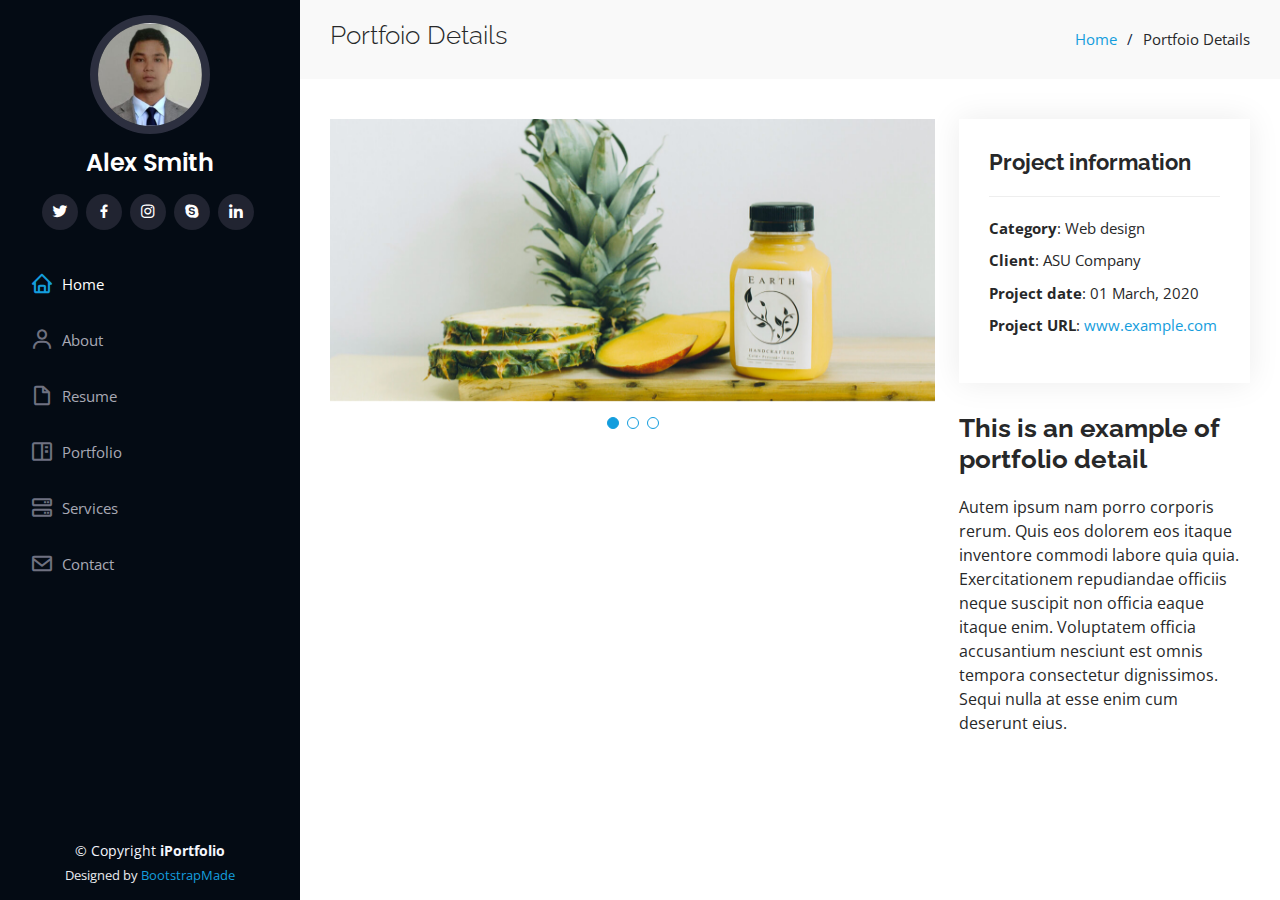
<file: portfolio-details.html>
<!DOCTYPE html>
<html lang="en">

<head>
  <meta charset="utf-8">
  <meta content="width=device-width, initial-scale=1.0" name="viewport">

  <title>Portfolio Details - iPortfolio Bootstrap Template</title>
  <meta content="" name="description">
  <meta content="" name="keywords">

  <!-- Favicons -->
  <link href="assets/img/favicon.png" rel="icon">
  <link href="assets/img/apple-touch-icon.png" rel="apple-touch-icon">

  <!-- Google Fonts -->
  <link href="https://fonts.googleapis.com/css?family=Open+Sans:300,300i,400,400i,600,600i,700,700i|Raleway:300,300i,400,400i,500,500i,600,600i,700,700i|Poppins:300,300i,400,400i,500,500i,600,600i,700,700i" rel="stylesheet">

  <!-- Vendor CSS Files -->
  <link href="assets/vendor/aos/aos.css" rel="stylesheet">
  <link href="assets/vendor/bootstrap/css/bootstrap.min.css" rel="stylesheet">
  <link href="assets/vendor/bootstrap-icons/bootstrap-icons.css" rel="stylesheet">
  <link href="assets/vendor/boxicons/css/boxicons.min.css" rel="stylesheet">
  <link href="assets/vendor/glightbox/css/glightbox.min.css" rel="stylesheet">
  <link href="assets/vendor/swiper/swiper-bundle.min.css" rel="stylesheet">

  <!-- Template Main CSS File -->
  <link href="assets/css/style.css" rel="stylesheet">

  <!-- =======================================================
  * Template Name: iPortfolio
  * Updated: Jul 27 2023 with Bootstrap v5.3.1
  * Template URL: https://bootstrapmade.com/iportfolio-bootstrap-portfolio-websites-template/
  * Author: BootstrapMade.com
  * License: https://bootstrapmade.com/license/
  ======================================================== -->
</head>

<body>

  <!-- ======= Mobile nav toggle button ======= -->
  <i class="bi bi-list mobile-nav-toggle d-xl-none"></i>

  <!-- ======= Header ======= -->
  <header id="header">
    <div class="d-flex flex-column">

      <div class="profile">
        <img src="assets/img/profile.jpg" alt="" class="img-fluid rounded-circle">
        <h1 class="text-light"><a href="index.html">Alex Smith</a></h1>
        <div class="social-links mt-3 text-center">
          <a href="#" class="twitter"><i class="bx bxl-twitter"></i></a>
          <a href="#" class="facebook"><i class="bx bxl-facebook"></i></a>
          <a href="#" class="instagram"><i class="bx bxl-instagram"></i></a>
          <a href="#" class="google-plus"><i class="bx bxl-skype"></i></a>
          <a href="#" class="linkedin"><i class="bx bxl-linkedin"></i></a>
        </div>
      </div>

      <nav id="navbar" class="nav-menu navbar">
        <ul>
          <li><a href="#hero" class="nav-link scrollto active"><i class="bx bx-home"></i> <span>Home</span></a></li>
          <li><a href="#about" class="nav-link scrollto"><i class="bx bx-user"></i> <span>About</span></a></li>
          <li><a href="#resume" class="nav-link scrollto"><i class="bx bx-file-blank"></i> <span>Resume</span></a></li>
          <li><a href="#portfolio" class="nav-link scrollto"><i class="bx bx-book-content"></i> <span>Portfolio</span></a></li>
          <li><a href="#services" class="nav-link scrollto"><i class="bx bx-server"></i> <span>Services</span></a></li>
          <li><a href="#contact" class="nav-link scrollto"><i class="bx bx-envelope"></i> <span>Contact</span></a></li>
        </ul>
      </nav><!-- .nav-menu -->
    </div>
  </header><!-- End Header -->

  <main id="main">

    <!-- ======= Breadcrumbs ======= -->
    <section id="breadcrumbs" class="breadcrumbs">
      <div class="container">

        <div class="d-flex justify-content-between align-items-center">
          <h2>Portfoio Details</h2>
          <ol>
            <li><a href="index.html">Home</a></li>
            <li>Portfoio Details</li>
          </ol>
        </div>

      </div>
    </section><!-- End Breadcrumbs -->

    <!-- ======= Portfolio Details Section ======= -->
    <section id="portfolio-details" class="portfolio-details">
      <div class="container">

        <div class="row gy-4">

          <div class="col-lg-8">
            <div class="portfolio-details-slider swiper">
              <div class="swiper-wrapper align-items-center">

                <div class="swiper-slide">
                  <img src="assets/img/portfolio/portfolio-details-1.jpg" alt="">
                </div>

                <div class="swiper-slide">
                  <img src="assets/img/portfolio/portfolio-details-2.jpg" alt="">
                </div>

                <div class="swiper-slide">
                  <img src="assets/img/portfolio/portfolio-details-3.jpg" alt="">
                </div>

              </div>
              <div class="swiper-pagination"></div>
            </div>
          </div>

          <div class="col-lg-4">
            <div class="portfolio-info">
              <h3>Project information</h3>
              <ul>
                <li><strong>Category</strong>: Web design</li>
                <li><strong>Client</strong>: ASU Company</li>
                <li><strong>Project date</strong>: 01 March, 2020</li>
                <li><strong>Project URL</strong>: <a href="#">www.example.com</a></li>
              </ul>
            </div>
            <div class="portfolio-description">
              <h2>This is an example of portfolio detail</h2>
              <p>
                Autem ipsum nam porro corporis rerum. Quis eos dolorem eos itaque inventore commodi labore quia quia. Exercitationem repudiandae officiis neque suscipit non officia eaque itaque enim. Voluptatem officia accusantium nesciunt est omnis tempora consectetur dignissimos. Sequi nulla at esse enim cum deserunt eius.
              </p>
            </div>
          </div>

        </div>

      </div>
    </section><!-- End Portfolio Details Section -->

  </main><!-- End #main -->

  <!-- ======= Footer ======= -->
  <footer id="footer">
    <div class="container">
      <div class="copyright">
        &copy; Copyright <strong><span>iPortfolio</span></strong>
      </div>
      <div class="credits">
        <!-- All the links in the footer should remain intact. -->
        <!-- You can delete the links only if you purchased the pro version. -->
        <!-- Licensing information: https://bootstrapmade.com/license/ -->
        <!-- Purchase the pro version with working PHP/AJAX contact form: https://bootstrapmade.com/iportfolio-bootstrap-portfolio-websites-template/ -->
        Designed by <a href="https://bootstrapmade.com/">BootstrapMade</a>
      </div>
    </div>
  </footer><!-- End  Footer -->

  <a href="#" class="back-to-top d-flex align-items-center justify-content-center"><i class="bi bi-arrow-up-short"></i></a>

  <!-- Vendor JS Files -->
  <script src="assets/vendor/purecounter/purecounter_vanilla.js"></script>
  <script src="assets/vendor/aos/aos.js"></script>
  <script src="assets/vendor/bootstrap/js/bootstrap.bundle.min.js"></script>
  <script src="assets/vendor/glightbox/js/glightbox.min.js"></script>
  <script src="assets/vendor/isotope-layout/isotope.pkgd.min.js"></script>
  <script src="assets/vendor/swiper/swiper-bundle.min.js"></script>
  <script src="assets/vendor/typed.js/typed.umd.js"></script>
  <script src="assets/vendor/waypoints/noframework.waypoints.js"></script>
  <script src="assets/vendor/php-email-form/validate.js"></script>

  <!-- Template Main JS File -->
  <script src="assets/js/main.js"></script>

</body>

</html>
</file>
<file: assets/css/style.css>
/**
* Template Name: iPortfolio
* Updated: Jul 27 2023 with Bootstrap v5.3.1
* Template URL: https://bootstrapmade.com/iportfolio-bootstrap-portfolio-websites-template/
* Author: BootstrapMade.com
* License: https://bootstrapmade.com/license/
*/

/*--------------------------------------------------------------
# General
--------------------------------------------------------------*/
body {
  font-family: "Open Sans", sans-serif;
  color: #272829;
}

a {
  color: #149ddd;
  text-decoration: none;
}

a:hover {
  color: #37b3ed;
  text-decoration: none;
}

h1,
h2,
h3,
h4,
h5,
h6 {
  font-family: "Raleway", sans-serif;
}

/*--------------------------------------------------------------
# Back to top button
--------------------------------------------------------------*/
.back-to-top {
  position: fixed;
  visibility: hidden;
  opacity: 0;
  right: 15px;
  bottom: 15px;
  z-index: 996;
  background: #149ddd;
  width: 40px;
  height: 40px;
  border-radius: 50px;
  transition: all 0.4s;
}

.back-to-top i {
  font-size: 28px;
  color: #fff;
  line-height: 0;
}

.back-to-top:hover {
  background: #2eafec;
  color: #fff;
}

.back-to-top.active {
  visibility: visible;
  opacity: 1;
}

/*--------------------------------------------------------------
# Header
--------------------------------------------------------------*/
#header {
  position: fixed;
  top: 0;
  left: 0;
  bottom: 0;
  width: 300px;
  transition: all ease-in-out 0.5s;
  z-index: 9997;
  transition: all 0.5s;
  padding: 0 15px;
  background: #040b14;
  overflow-y: auto;
}

#header .profile img {
  margin: 15px auto;
  display: block;
  width: 120px;
  border: 8px solid #2c2f3f;
}

#header .profile h1 {
  font-size: 24px;
  margin: 0;
  padding: 0;
  font-weight: 600;
  -moz-text-align-last: center;
  text-align-last: center;
  font-family: "Poppins", sans-serif;
}

#header .profile h1 a,
#header .profile h1 a:hover {
  color: #fff;
  text-decoration: none;
}

#header .profile .social-links a {
  font-size: 18px;
  display: inline-block;
  background: #212431;
  color: #fff;
  line-height: 1;
  padding: 8px 0;
  margin-right: 4px;
  border-radius: 50%;
  text-align: center;
  width: 36px;
  height: 36px;
  transition: 0.3s;
}

#header .profile .social-links a:hover {
  background: #149ddd;
  color: #fff;
  text-decoration: none;
}

#main {
  margin-left: 300px;
}

.container,
.container-fluid {
  padding-left: 30px;
  padding-right: 30px;
}

@media (max-width: 1199px) {
  #header {
    left: -300px;
  }

  #main {
    margin-left: 0;
  }

  .container,
  .container-fluid {
    padding-left: 12px;
    padding-right: 12px;
  }
}

/*--------------------------------------------------------------
# Navigation Menu
--------------------------------------------------------------*/
/* Desktop Navigation */
.nav-menu {
  padding: 30px 0 0 0;
}

.nav-menu * {
  margin: 0;
  padding: 0;
  list-style: none;
}

.nav-menu>ul>li {
  position: relative;
  white-space: nowrap;
}

.nav-menu a,
.nav-menu a:focus {
  display: flex;
  align-items: center;
  color: #a8a9b4;
  padding: 12px 15px;
  margin-bottom: 8px;
  transition: 0.3s;
  font-size: 15px;
}

.nav-menu a i,
.nav-menu a:focus i {
  font-size: 24px;
  padding-right: 8px;
  color: #6f7180;
}

.nav-menu a:hover,
.nav-menu .active,
.nav-menu .active:focus,
.nav-menu li:hover>a {
  text-decoration: none;
  color: #fff;
}

.nav-menu a:hover i,
.nav-menu .active i,
.nav-menu .active:focus i,
.nav-menu li:hover>a i {
  color: #149ddd;
}

/* Mobile Navigation */
.mobile-nav-toggle {
  position: fixed;
  right: 15px;
  top: 15px;
  z-index: 9998;
  border: 0;
  font-size: 24px;
  transition: all 0.4s;
  outline: none !important;
  background-color: #149ddd;
  color: #fff;
  width: 40px;
  height: 40px;
  display: inline-flex;
  align-items: center;
  justify-content: center;
  line-height: 0;
  border-radius: 50px;
  cursor: pointer;
}

.mobile-nav-active {
  overflow: hidden;
}

.mobile-nav-active #header {
  left: 0;
}

/*--------------------------------------------------------------
# Hero Section
--------------------------------------------------------------*/
#hero {
  width: 100%;
  height: 100vh;
  background: url("../img/hero.jpg") top center;
  background-size: cover;
}

#hero:before {
  content: "";
  background: rgba(5, 13, 24, 0.3);
  position: absolute;
  bottom: 0;
  top: 0;
  left: 0;
  right: 0;
  z-index: 1;
}

#hero .hero-container {
  position: relative;
  z-index: 2;
  min-width: 300px;
}

#hero h1 {
  margin: 0 0 10px 0;
  font-size: 64px;
  font-weight: 700;
  line-height: 56px;
  color: #fff;
}

#hero p {
  color: #fff;
  margin-bottom: 50px;
  font-size: 26px;
  font-family: "Poppins", sans-serif;
}

#hero p span {
  color: #fff;
  padding-bottom: 4px;
  letter-spacing: 1px;
  border-bottom: 3px solid #149ddd;
}

@media (min-width: 1024px) {
  #hero {
    background-attachment: fixed;
  }
}

@media (max-width: 768px) {
  #hero h1 {
    font-size: 28px;
    line-height: 36px;
  }

  #hero h2 {
    font-size: 18px;
    line-height: 24px;
    margin-bottom: 30px;
  }
}

/*--------------------------------------------------------------
# Sections General
--------------------------------------------------------------*/
section {
  padding: 60px 0;
  overflow: hidden;
}

.section-bg {
  background: #f5f8fd;
}

.section-title {
  padding-bottom: 30px;
}

.section-title h2 {
  font-size: 32px;
  font-weight: bold;
  margin-bottom: 20px;
  padding-bottom: 20px;
  position: relative;
  color: #173b6c;
}

.section-title h2::after {
  content: "";
  position: absolute;
  display: block;
  width: 50px;
  height: 3px;
  background: #149ddd;
  bottom: 0;
  left: 0;
}

.section-title p {
  margin-bottom: 0;
}

/*--------------------------------------------------------------
# About
--------------------------------------------------------------*/
.about .content h3 {
  font-weight: 700;
  font-size: 26px;
  color: #173b6c;
}

.about .content ul {
  list-style: none;
  padding: 0;
}

.about .content ul li {
  margin-bottom: 20px;
  display: flex;
  align-items: center;
}

.about .content ul strong {
  margin-right: 10px;
}

.about .content ul i {
  font-size: 16px;
  margin-right: 5px;
  color: #149ddd;
  line-height: 0;
}

.about .content p:last-child {
  margin-bottom: 0;
}

/*--------------------------------------------------------------
# Facts
--------------------------------------------------------------*/
.facts {
  padding-bottom: 30px;
}

.facts .count-box {
  padding: 30px;
  width: 100%;
}

.facts .count-box i {
  display: block;
  font-size: 44px;
  color: #149ddd;
  float: left;
  line-height: 0;
}

.facts .count-box span {
  font-size: 48px;
  line-height: 40px;
  display: block;
  font-weight: 700;
  color: #050d18;
  margin-left: 60px;
}

.facts .count-box p {
  padding: 15px 0 0 0;
  margin: 0 0 0 60px;
  font-family: "Raleway", sans-serif;
  font-size: 14px;
  color: #122f57;
}

.facts .count-box a {
  font-weight: 600;
  display: block;
  margin-top: 20px;
  color: #122f57;
  font-size: 15px;
  font-family: "Poppins", sans-serif;
  transition: ease-in-out 0.3s;
}

.facts .count-box a:hover {
  color: #1f5297;
}

/*--------------------------------------------------------------
# Akills
--------------------------------------------------------------*/
.skills .progress {
  height: 60px;
  display: block;
  background: none;
  border-radius: 0;
}

.skills .progress .skill {
  padding: 0;
  margin: 0 0 6px 0;
  text-transform: uppercase;
  display: block;
  font-weight: 600;
  font-family: "Poppins", sans-serif;
  color: #050d18;
}

.skills .progress .skill .val {
  float: right;
  font-style: normal;
}

.skills .progress-bar-wrap {
  background: #dce8f8;
  height: 10px;
}

.skills .progress-bar {
  width: 1px;
  height: 10px;
  transition: 0.9s;
  background-color: #149ddd;
}

/*--------------------------------------------------------------
# Resume
--------------------------------------------------------------*/
.resume .resume-title {
  font-size: 26px;
  font-weight: 700;
  margin-top: 20px;
  margin-bottom: 20px;
  color: #050d18;
}

.resume .resume-item {
  padding: 0 0 20px 20px;
  margin-top: -2px;
  border-left: 2px solid #1f5297;
  position: relative;
}

.resume .resume-item h4 {
  line-height: 18px;
  font-size: 18px;
  font-weight: 600;
  text-transform: uppercase;
  font-family: "Poppins", sans-serif;
  color: #050d18;
  margin-bottom: 10px;
}

.resume .resume-item h5 {
  font-size: 16px;
  background: #e4edf9;
  padding: 5px 15px;
  display: inline-block;
  font-weight: 600;
  margin-bottom: 10px;
}

.resume .resume-item ul {
  padding-left: 20px;
}

.resume .resume-item ul li {
  padding-bottom: 10px;
}

.resume .resume-item:last-child {
  padding-bottom: 0;
}

.resume .resume-item::before {
  content: "";
  position: absolute;
  width: 16px;
  height: 16px;
  border-radius: 50px;
  left: -9px;
  top: 0;
  background: #fff;
  border: 2px solid #1f5297;
}

/*--------------------------------------------------------------
# Portfolio
--------------------------------------------------------------*/
.portfolio .portfolio-item {
  margin-bottom: 30px;
}

.portfolio #portfolio-flters {
  padding: 0;
  margin: 0 auto 35px auto;
  list-style: none;
  text-align: center;
  background: #fff;
  border-radius: 50px;
  padding: 2px 15px;
}

.portfolio #portfolio-flters li {
  cursor: pointer;
  display: inline-block;
  padding: 10px 15px 8px 15px;
  font-size: 14px;
  font-weight: 600;
  line-height: 1;
  text-transform: uppercase;
  color: #272829;
  margin-bottom: 5px;
  transition: all 0.3s ease-in-out;
}

.portfolio #portfolio-flters li:hover,
.portfolio #portfolio-flters li.filter-active {
  color: #149ddd;
}

.portfolio #portfolio-flters li:last-child {
  margin-right: 0;
}

.portfolio .portfolio-wrap {
  transition: 0.3s;
  position: relative;
  overflow: hidden;
  z-index: 1;
}

.portfolio .portfolio-wrap::before {
  content: "";
  background: rgba(255, 255, 255, 0.5);
  position: absolute;
  left: 0;
  right: 0;
  top: 0;
  bottom: 0;
  transition: all ease-in-out 0.3s;
  z-index: 2;
  opacity: 0;
}

.portfolio .portfolio-wrap .portfolio-links {
  opacity: 1;
  left: 0;
  right: 0;
  bottom: -60px;
  z-index: 3;
  position: absolute;
  transition: all ease-in-out 0.3s;
  display: flex;
  justify-content: center;
}

.portfolio .portfolio-wrap .portfolio-links a {
  color: #fff;
  font-size: 28px;
  text-align: center;
  background: rgba(20, 157, 221, 0.75);
  transition: 0.3s;
  width: 50%;
}

.portfolio .portfolio-wrap .portfolio-links a:hover {
  background: rgba(20, 157, 221, 0.95);
}

.portfolio .portfolio-wrap .portfolio-links a+a {
  border-left: 1px solid #37b3ed;
}

.portfolio .portfolio-wrap:hover::before {
  top: 0;
  left: 0;
  right: 0;
  bottom: 0;
  opacity: 1;
}

.portfolio .portfolio-wrap:hover .portfolio-links {
  opacity: 1;
  bottom: 0;
}

/*--------------------------------------------------------------
# Portfolio Details
--------------------------------------------------------------*/
.portfolio-details {
  padding-top: 40px;
}

.portfolio-details .portfolio-details-slider img {
  width: 100%;
}

.portfolio-details .portfolio-details-slider .swiper-pagination {
  margin-top: 20px;
  position: relative;
}

.portfolio-details .portfolio-details-slider .swiper-pagination .swiper-pagination-bullet {
  width: 12px;
  height: 12px;
  background-color: #fff;
  opacity: 1;
  border: 1px solid #149ddd;
}

.portfolio-details .portfolio-details-slider .swiper-pagination .swiper-pagination-bullet-active {
  background-color: #149ddd;
}

.portfolio-details .portfolio-info {
  padding: 30px;
  box-shadow: 0px 0 30px rgba(5, 13, 24, 0.08);
}

.portfolio-details .portfolio-info h3 {
  font-size: 22px;
  font-weight: 700;
  margin-bottom: 20px;
  padding-bottom: 20px;
  border-bottom: 1px solid #eee;
}

.portfolio-details .portfolio-info ul {
  list-style: none;
  padding: 0;
  font-size: 15px;
}

.portfolio-details .portfolio-info ul li+li {
  margin-top: 10px;
}

.portfolio-details .portfolio-description {
  padding-top: 30px;
}

.portfolio-details .portfolio-description h2 {
  font-size: 26px;
  font-weight: 700;
  margin-bottom: 20px;
}

.portfolio-details .portfolio-description p {
  padding: 0;
}

/*--------------------------------------------------------------
# Services
--------------------------------------------------------------*/
.services .icon-box {
  margin-bottom: 20px;
}

.services .icon {
  float: left;
  display: flex;
  align-items: center;
  justify-content: center;
  width: 54px;
  height: 54px;
  background: #149ddd;
  border-radius: 50%;
  transition: 0.5s;
  border: 1px solid #149ddd;
}

.services .icon i {
  color: #fff;
  font-size: 24px;
  line-height: 0;
}

.services .icon-box:hover .icon {
  background: #fff;
}

.services .icon-box:hover .icon i {
  color: #149ddd;
}

.services .title {
  margin-left: 80px;
  font-weight: 700;
  margin-bottom: 15px;
  font-size: 18px;
}

.services .title a {
  color: #343a40;
}

.services .title a:hover {
  color: #149ddd;
}

.services .description {
  margin-left: 80px;
  line-height: 24px;
  font-size: 14px;
}

/*--------------------------------------------------------------
# Testimonials
--------------------------------------------------------------*/
.testimonials .testimonials-carousel,
.testimonials .testimonials-slider {
  overflow: hidden;
}

.testimonials .testimonial-item {
  box-sizing: content-box;
  text-align: center;
  min-height: 320px;
}

.testimonials .testimonial-item .testimonial-img {
  width: 90px;
  border-radius: 50%;
  margin: 0 auto;
}

.testimonials .testimonial-item h3 {
  font-size: 18px;
  font-weight: bold;
  margin: 10px 0 5px 0;
  color: #111;
}

.testimonials .testimonial-item h4 {
  font-size: 14px;
  color: #999;
  margin: 0;
}

.testimonials .testimonial-item .quote-icon-left,
.testimonials .testimonial-item .quote-icon-right {
  color: #c3e8fa;
  font-size: 26px;
}

.testimonials .testimonial-item .quote-icon-left {
  display: inline-block;
  left: -5px;
  position: relative;
}

.testimonials .testimonial-item .quote-icon-right {
  display: inline-block;
  right: -5px;
  position: relative;
  top: 10px;
}

.testimonials .testimonial-item p {
  font-style: italic;
  margin: 0 15px 15px 15px;
  padding: 20px;
  background: #fff;
  position: relative;
  margin-bottom: 35px;
  border-radius: 6px;
  box-shadow: 0px 2px 15px rgba(0, 0, 0, 0.1);
}

.testimonials .testimonial-item p::after {
  content: "";
  width: 0;
  height: 0;
  border-top: 20px solid #fff;
  border-right: 20px solid transparent;
  border-left: 20px solid transparent;
  position: absolute;
  bottom: -20px;
  left: calc(50% - 20px);
}

.testimonials .swiper-pagination {
  margin-top: 20px;
  position: relative;
}

.testimonials .swiper-pagination .swiper-pagination-bullet {
  width: 12px;
  height: 12px;
  background-color: #fff;
  opacity: 1;
  border: 1px solid #149ddd;
}

.testimonials .swiper-pagination .swiper-pagination-bullet-active {
  background-color: #149ddd;
}

/*--------------------------------------------------------------
# Contact
--------------------------------------------------------------*/
.contact {
  padding-bottom: 130px;
}

.contact .info {
  padding: 30px;
  background: #fff;
  width: 100%;
  box-shadow: 0 0 24px 0 rgba(0, 0, 0, 0.12);
}

.contact .info i {
  font-size: 20px;
  color: #149ddd;
  float: left;
  width: 44px;
  height: 44px;
  background: #dff3fc;
  display: flex;
  justify-content: center;
  align-items: center;
  border-radius: 50px;
  transition: all 0.3s ease-in-out;
}

.contact .info h4 {
  padding: 0 0 0 60px;
  font-size: 22px;
  font-weight: 600;
  margin-bottom: 5px;
  color: #050d18;
}

.contact .info p {
  padding: 0 0 10px 60px;
  margin-bottom: 20px;
  font-size: 14px;
  color: #173b6c;
}

.contact .info .email p {
  padding-top: 5px;
}

.contact .info .social-links {
  padding-left: 60px;
}

.contact .info .social-links a {
  font-size: 18px;
  display: inline-block;
  background: #333;
  color: #fff;
  line-height: 1;
  padding: 8px 0;
  border-radius: 50%;
  text-align: center;
  width: 36px;
  height: 36px;
  transition: 0.3s;
  margin-right: 10px;
}

.contact .info .social-links a:hover {
  background: #149ddd;
  color: #fff;
}

.contact .info .email:hover i,
.contact .info .address:hover i,
.contact .info .phone:hover i {
  background: #149ddd;
  color: #fff;
}

.contact .php-email-form {
  width: 100%;
  padding: 30px;
  background: #fff;
  box-shadow: 0 0 24px 0 rgba(0, 0, 0, 0.12);
}

.contact .php-email-form .form-group {
  padding-bottom: 8px;
}

.contact .php-email-form .validate {
  display: none;
  color: red;
  margin: 0 0 15px 0;
  font-weight: 400;
  font-size: 13px;
}

.contact .php-email-form .error-message {
  display: none;
  color: #fff;
  background: #ed3c0d;
  text-align: left;
  padding: 15px;
  font-weight: 600;
}

.contact .php-email-form .error-message br+br {
  margin-top: 25px;
}

.contact .php-email-form .sent-message {
  display: none;
  color: #fff;
  background: #18d26e;
  text-align: center;
  padding: 15px;
  font-weight: 600;
}

.contact .php-email-form .loading {
  display: none;
  background: #fff;
  text-align: center;
  padding: 15px;
}

.contact .php-email-form .loading:before {
  content: "";
  display: inline-block;
  border-radius: 50%;
  width: 24px;
  height: 24px;
  margin: 0 10px -6px 0;
  border: 3px solid #18d26e;
  border-top-color: #eee;
  animation: animate-loading 1s linear infinite;
}

.contact .php-email-form .form-group {
  margin-bottom: 15px;
}

.contact .php-email-form label {
  padding-bottom: 8px;
}

.contact .php-email-form input,
.contact .php-email-form textarea {
  border-radius: 0;
  box-shadow: none;
  font-size: 14px;
}

.contact .php-email-form input {
  height: 44px;
}

.contact .php-email-form textarea {
  padding: 10px 15px;
}

.contact .php-email-form button[type=submit] {
  background: #149ddd;
  border: 0;
  padding: 10px 24px;
  color: #fff;
  transition: 0.4s;
  border-radius: 4px;
}

.contact .php-email-form button[type=submit]:hover {
  background: #37b3ed;
}

@keyframes animate-loading {
  0% {
    transform: rotate(0deg);
  }

  100% {
    transform: rotate(360deg);
  }
}

/*--------------------------------------------------------------
# Breadcrumbs
--------------------------------------------------------------*/
.breadcrumbs {
  padding: 20px 0;
  background: #f9f9f9;
}

.breadcrumbs h2 {
  font-size: 26px;
  font-weight: 300;
}

.breadcrumbs ol {
  display: flex;
  flex-wrap: wrap;
  list-style: none;
  padding: 0;
  margin: 0;
  font-size: 15px;
}

.breadcrumbs ol li+li {
  padding-left: 10px;
}

.breadcrumbs ol li+li::before {
  display: inline-block;
  padding-right: 10px;
  color: #0e2442;
  content: "/";
}

@media (max-width: 768px) {
  .breadcrumbs .d-flex {
    display: block !important;
  }

  .breadcrumbs ol {
    display: block;
  }

  .breadcrumbs ol li {
    display: inline-block;
  }
}

/*--------------------------------------------------------------
# Footer
--------------------------------------------------------------*/
#footer {
  padding: 15px;
  color: #f4f6fd;
  font-size: 14px;
  position: fixed;
  left: 0;
  bottom: 0;
  width: 300px;
  z-index: 9999;
  background: #040b14;
}

#footer .copyright {
  text-align: center;
}

#footer .credits {
  padding-top: 5px;
  text-align: center;
  font-size: 13px;
  color: #eaebf0;
}

@media (max-width: 1199px) {
  #footer {
    position: static;
    width: auto;
    padding-right: 20px 15px;
  }
}
</file>
